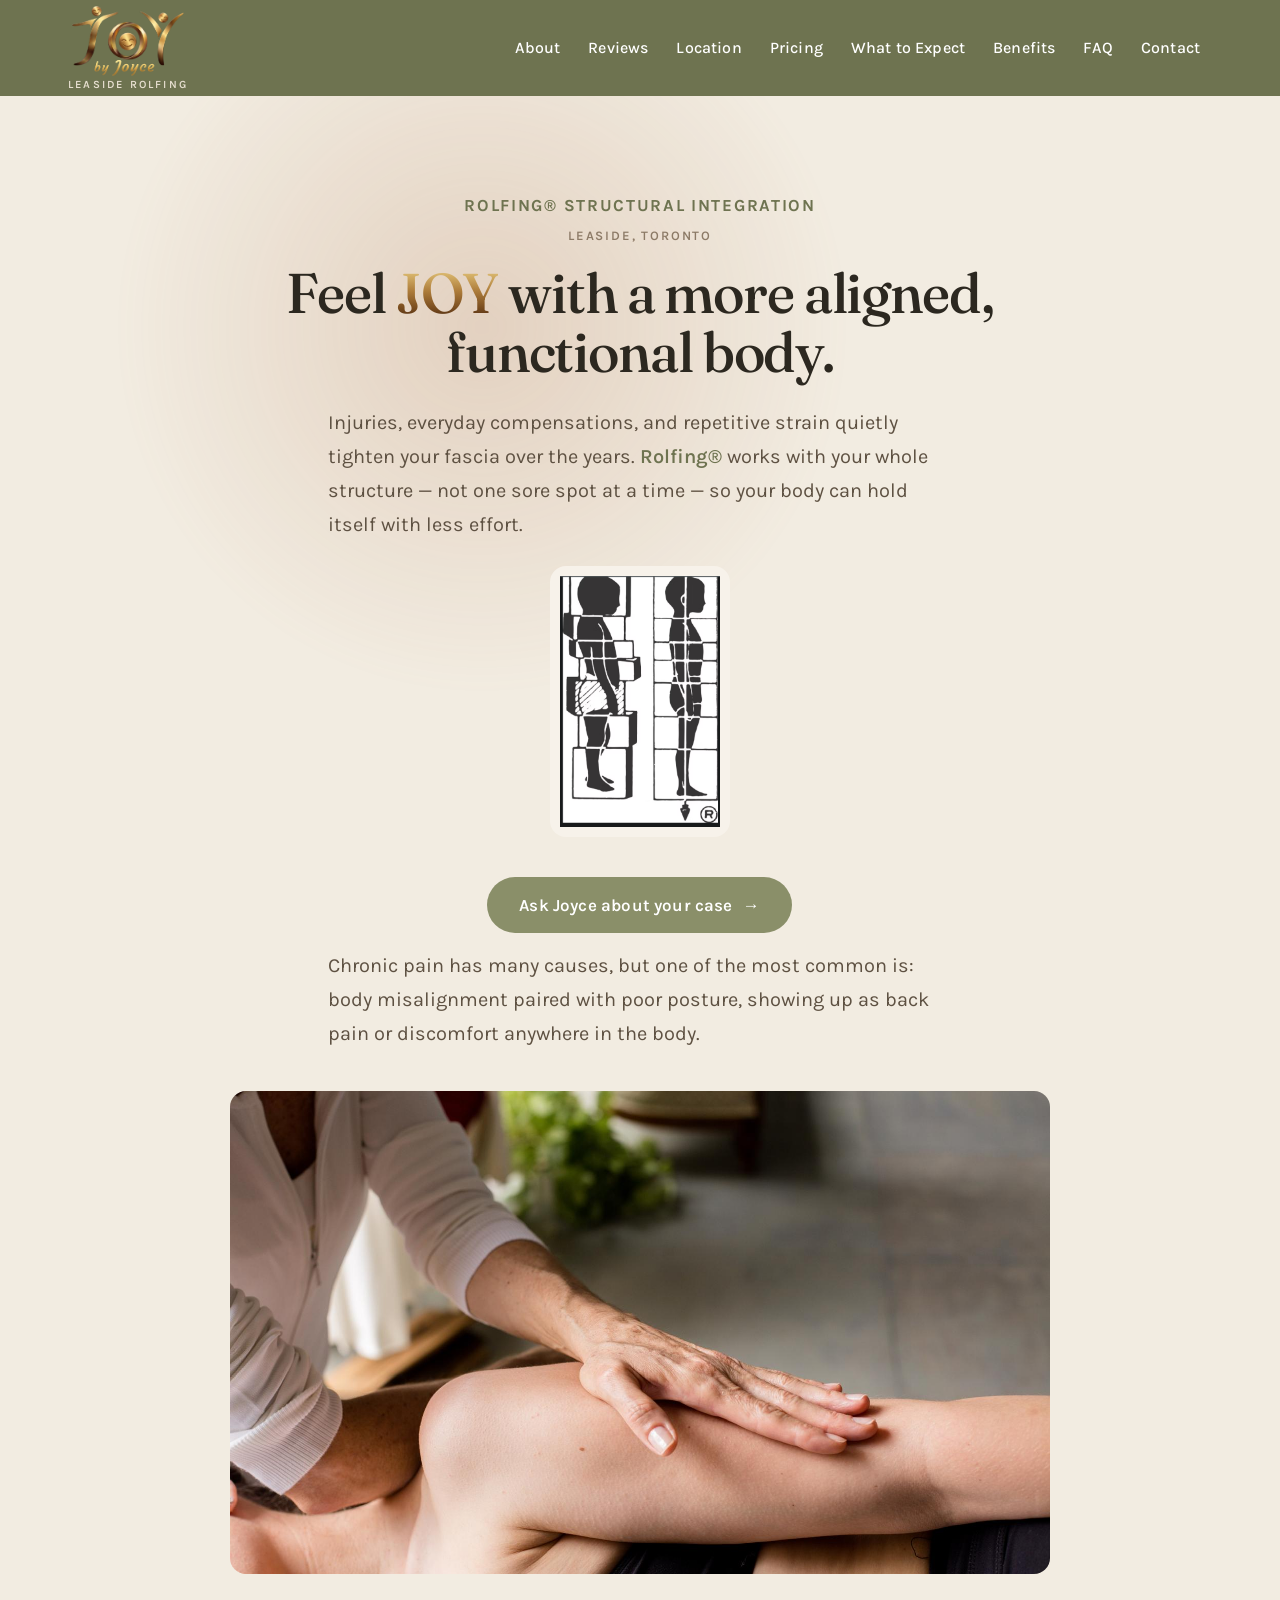
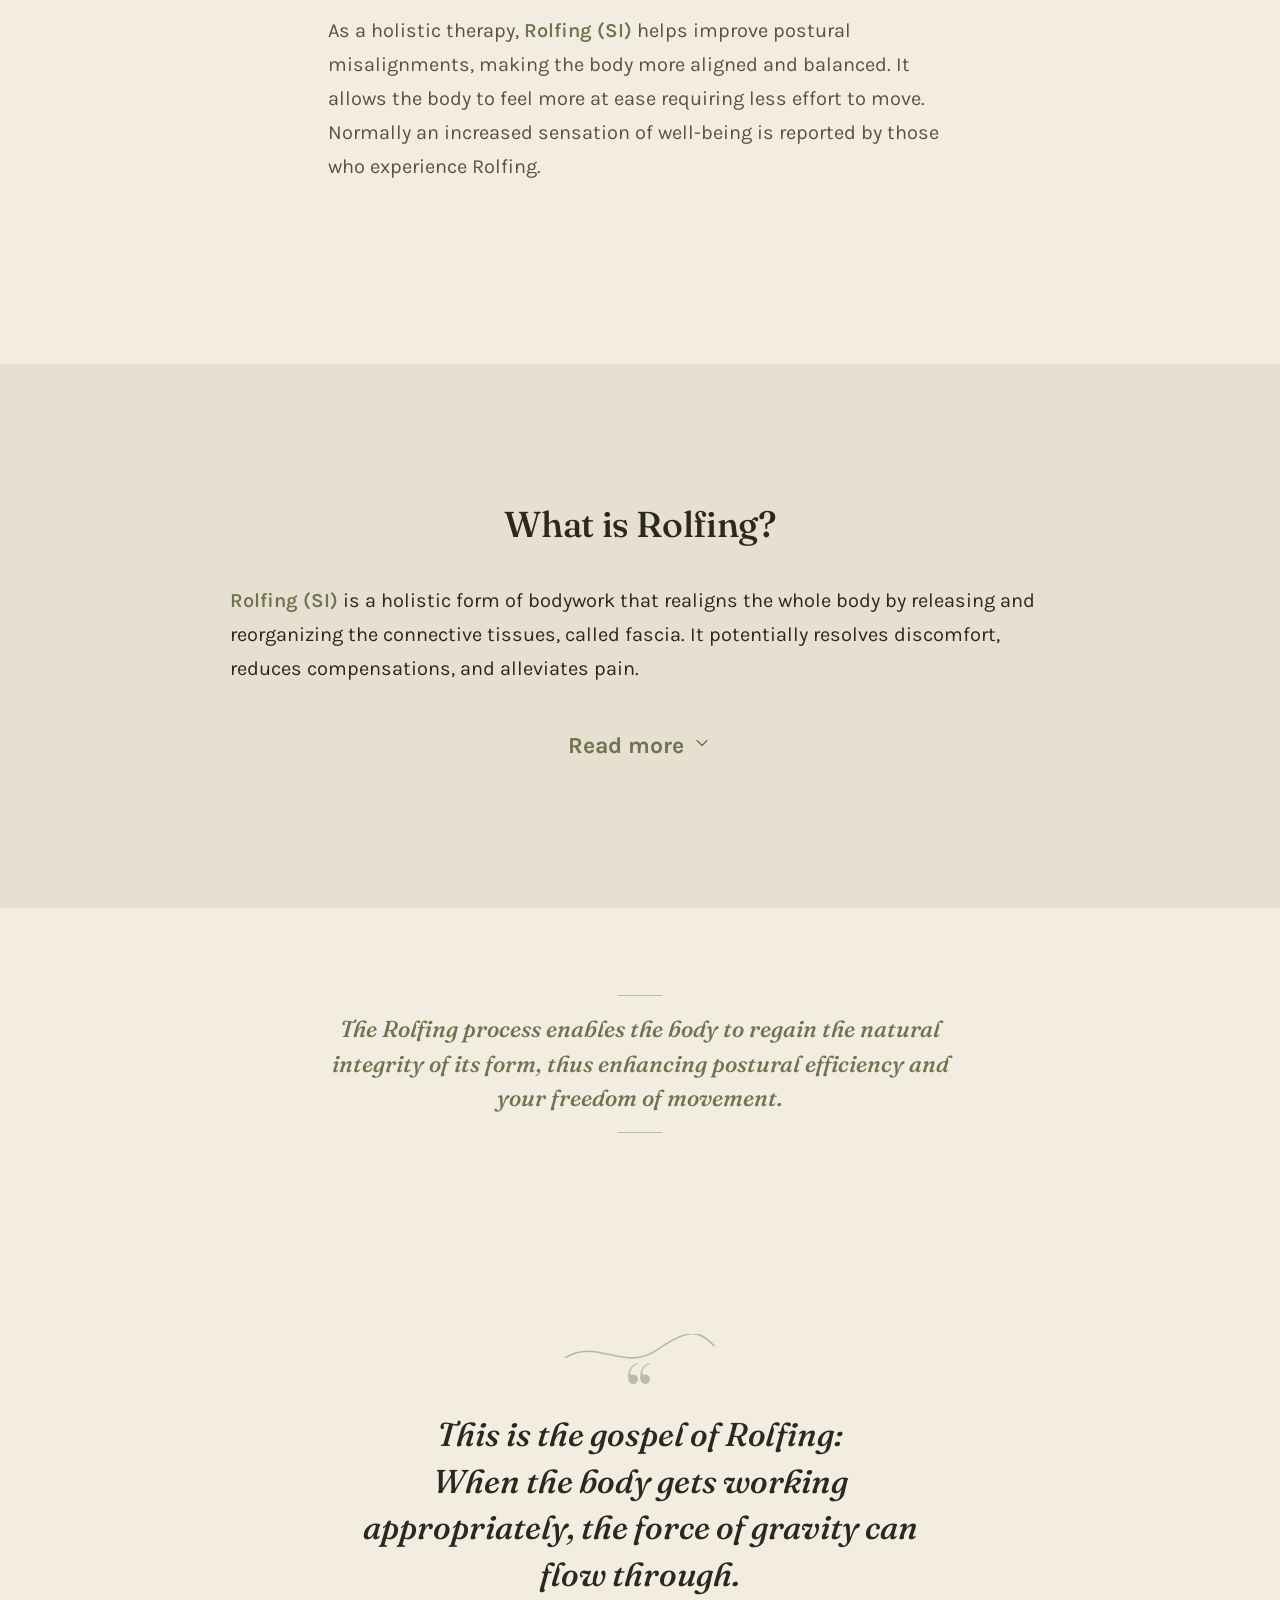
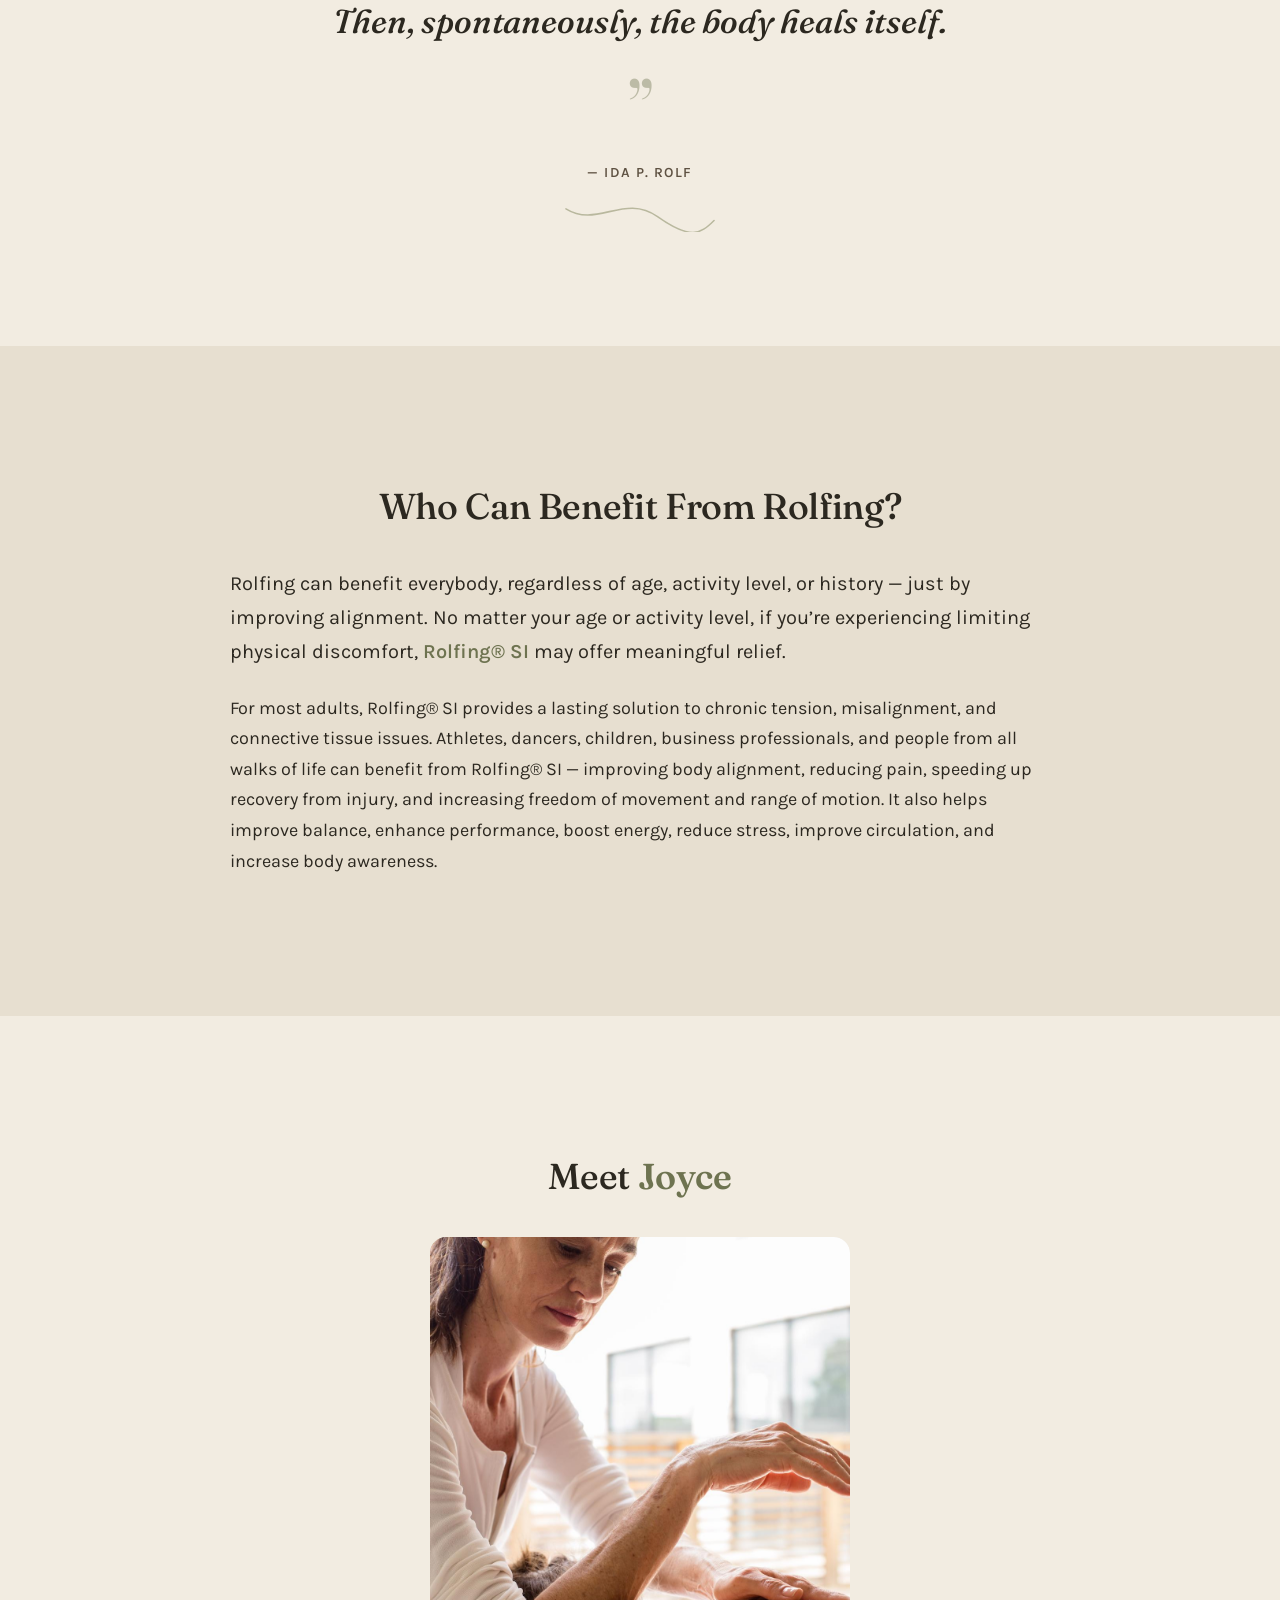
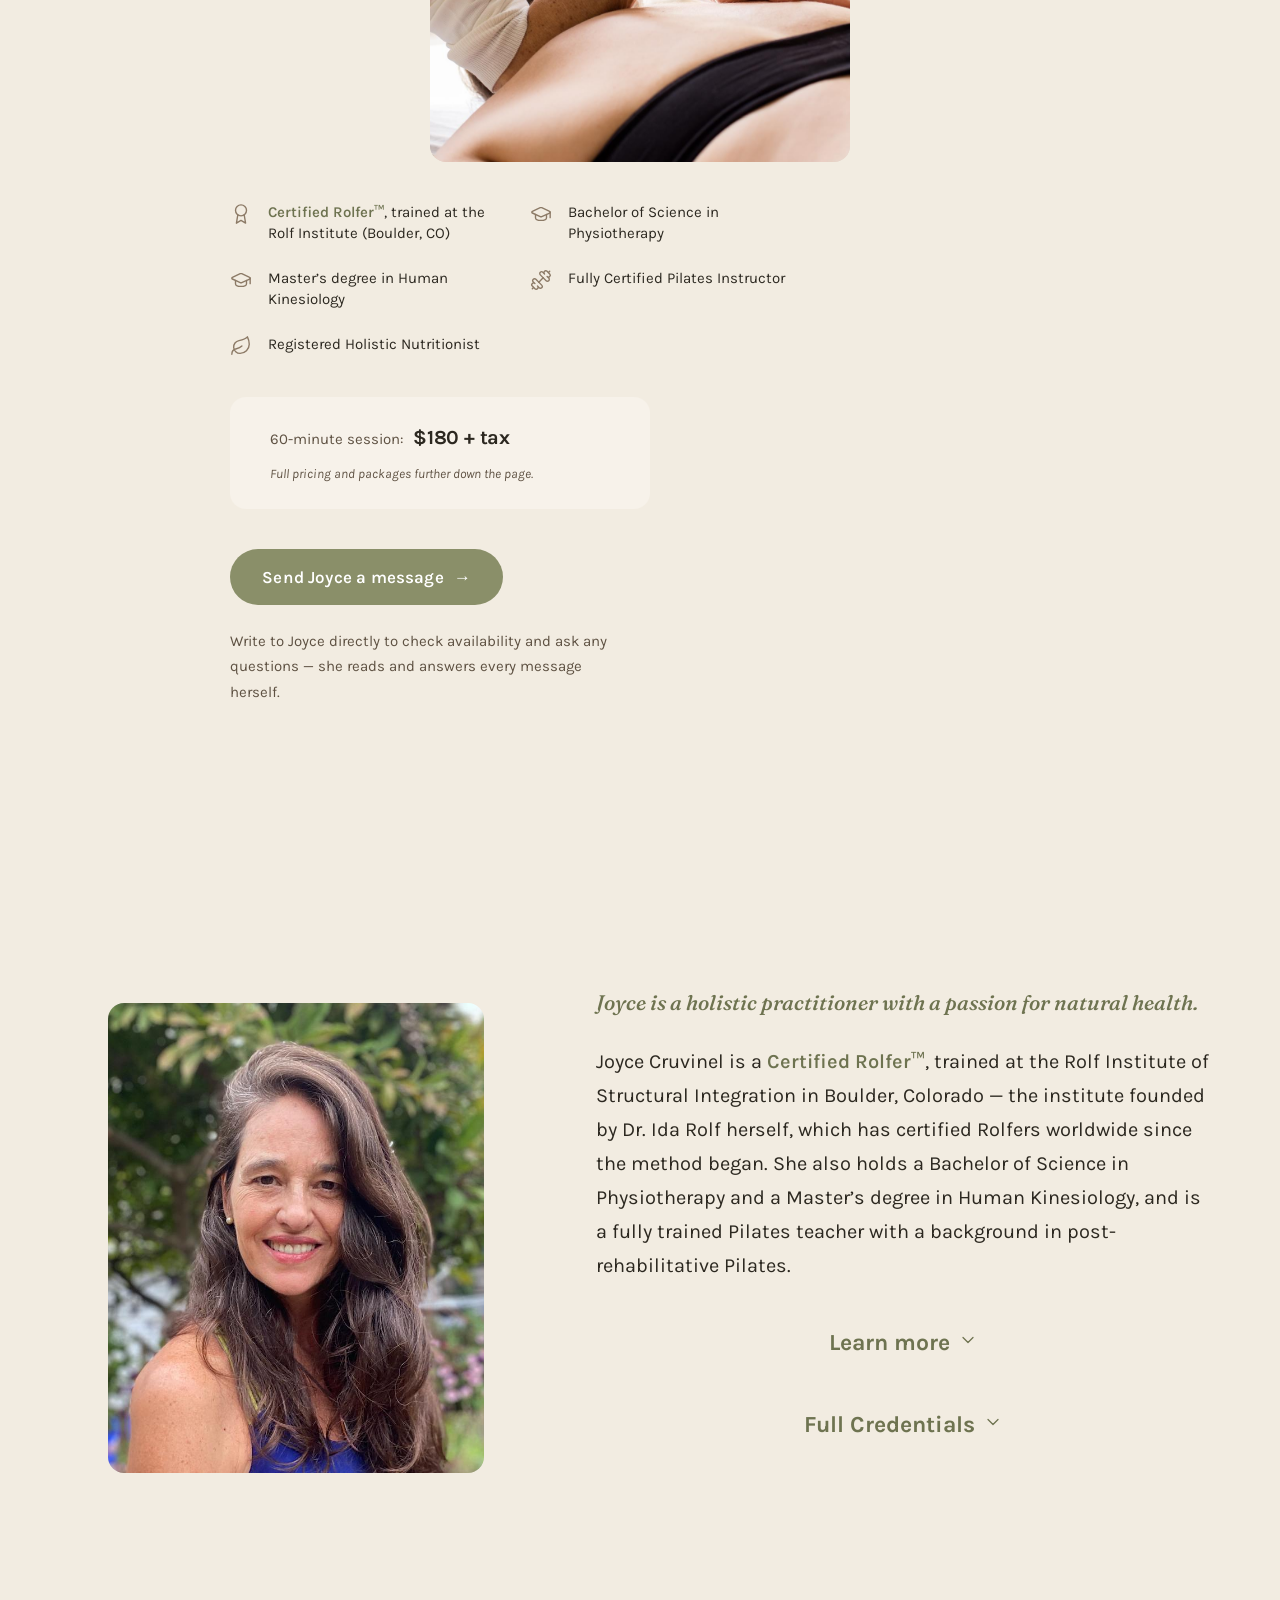
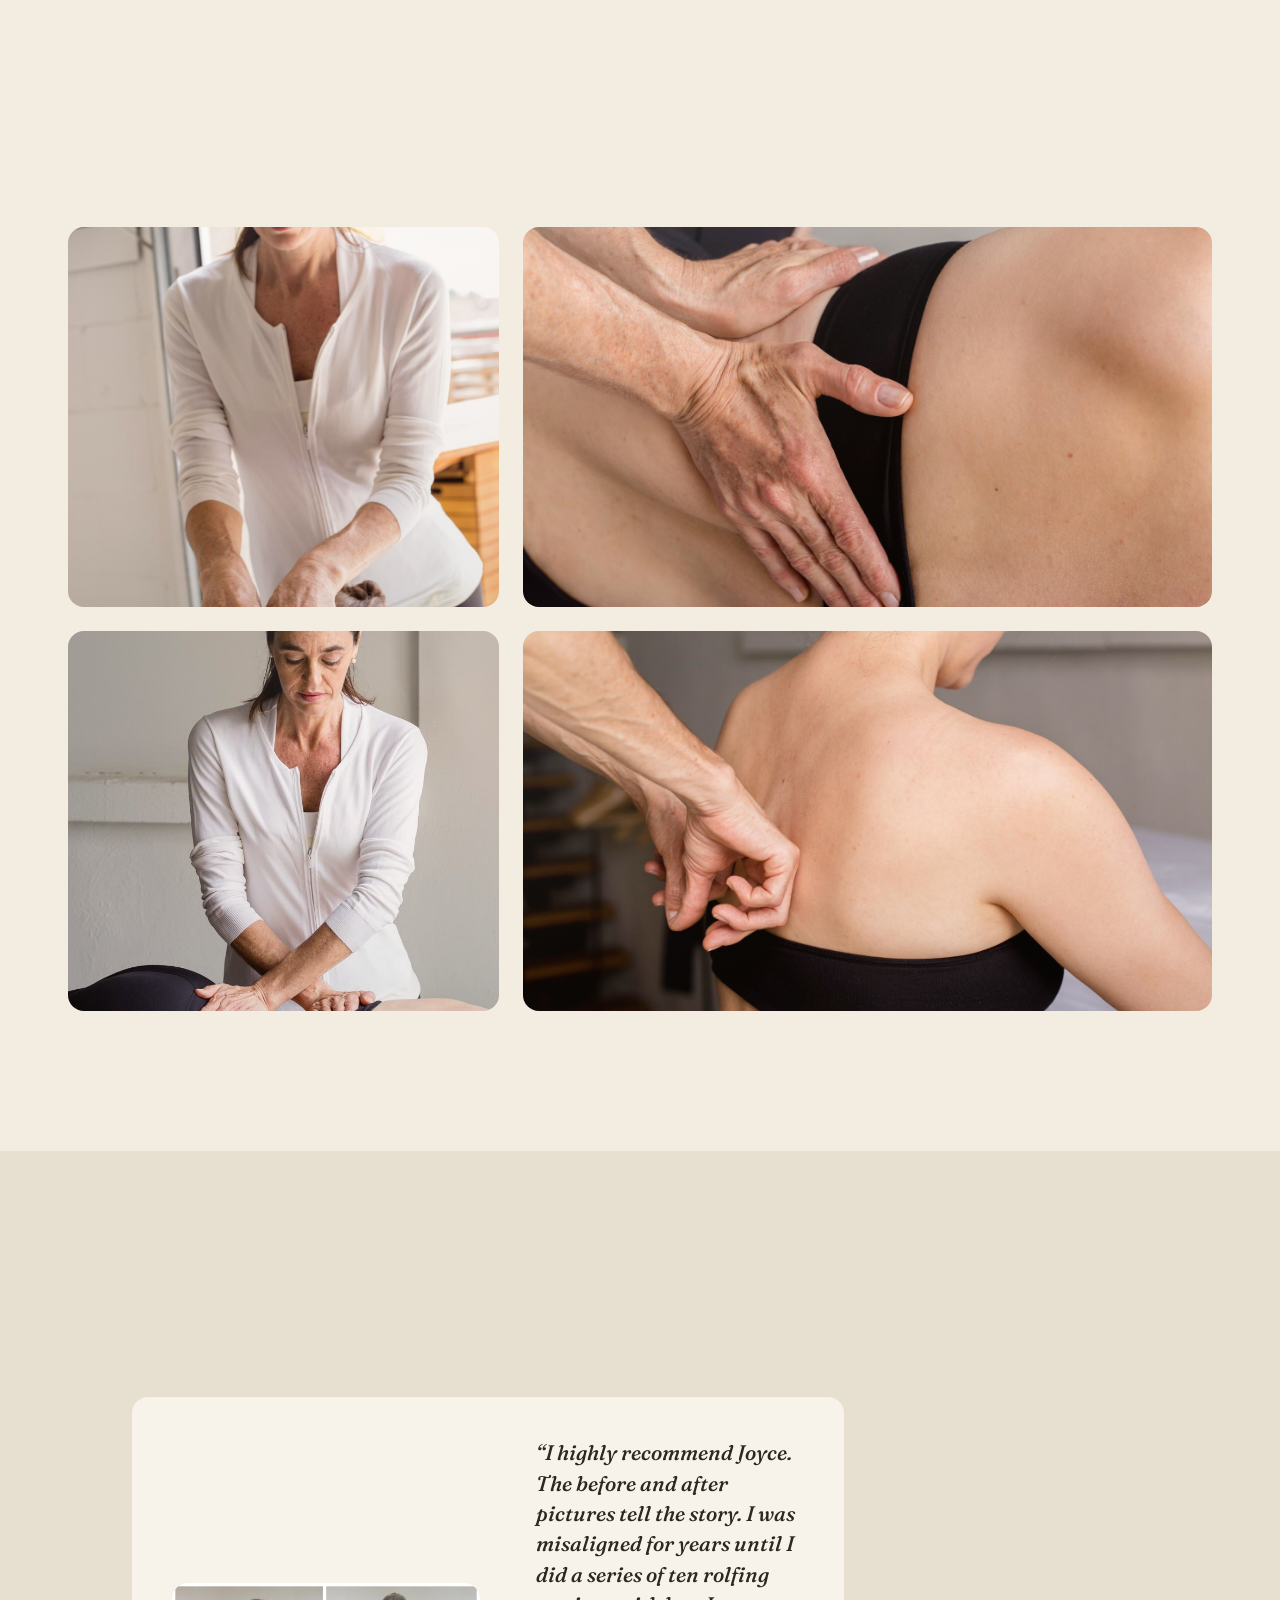
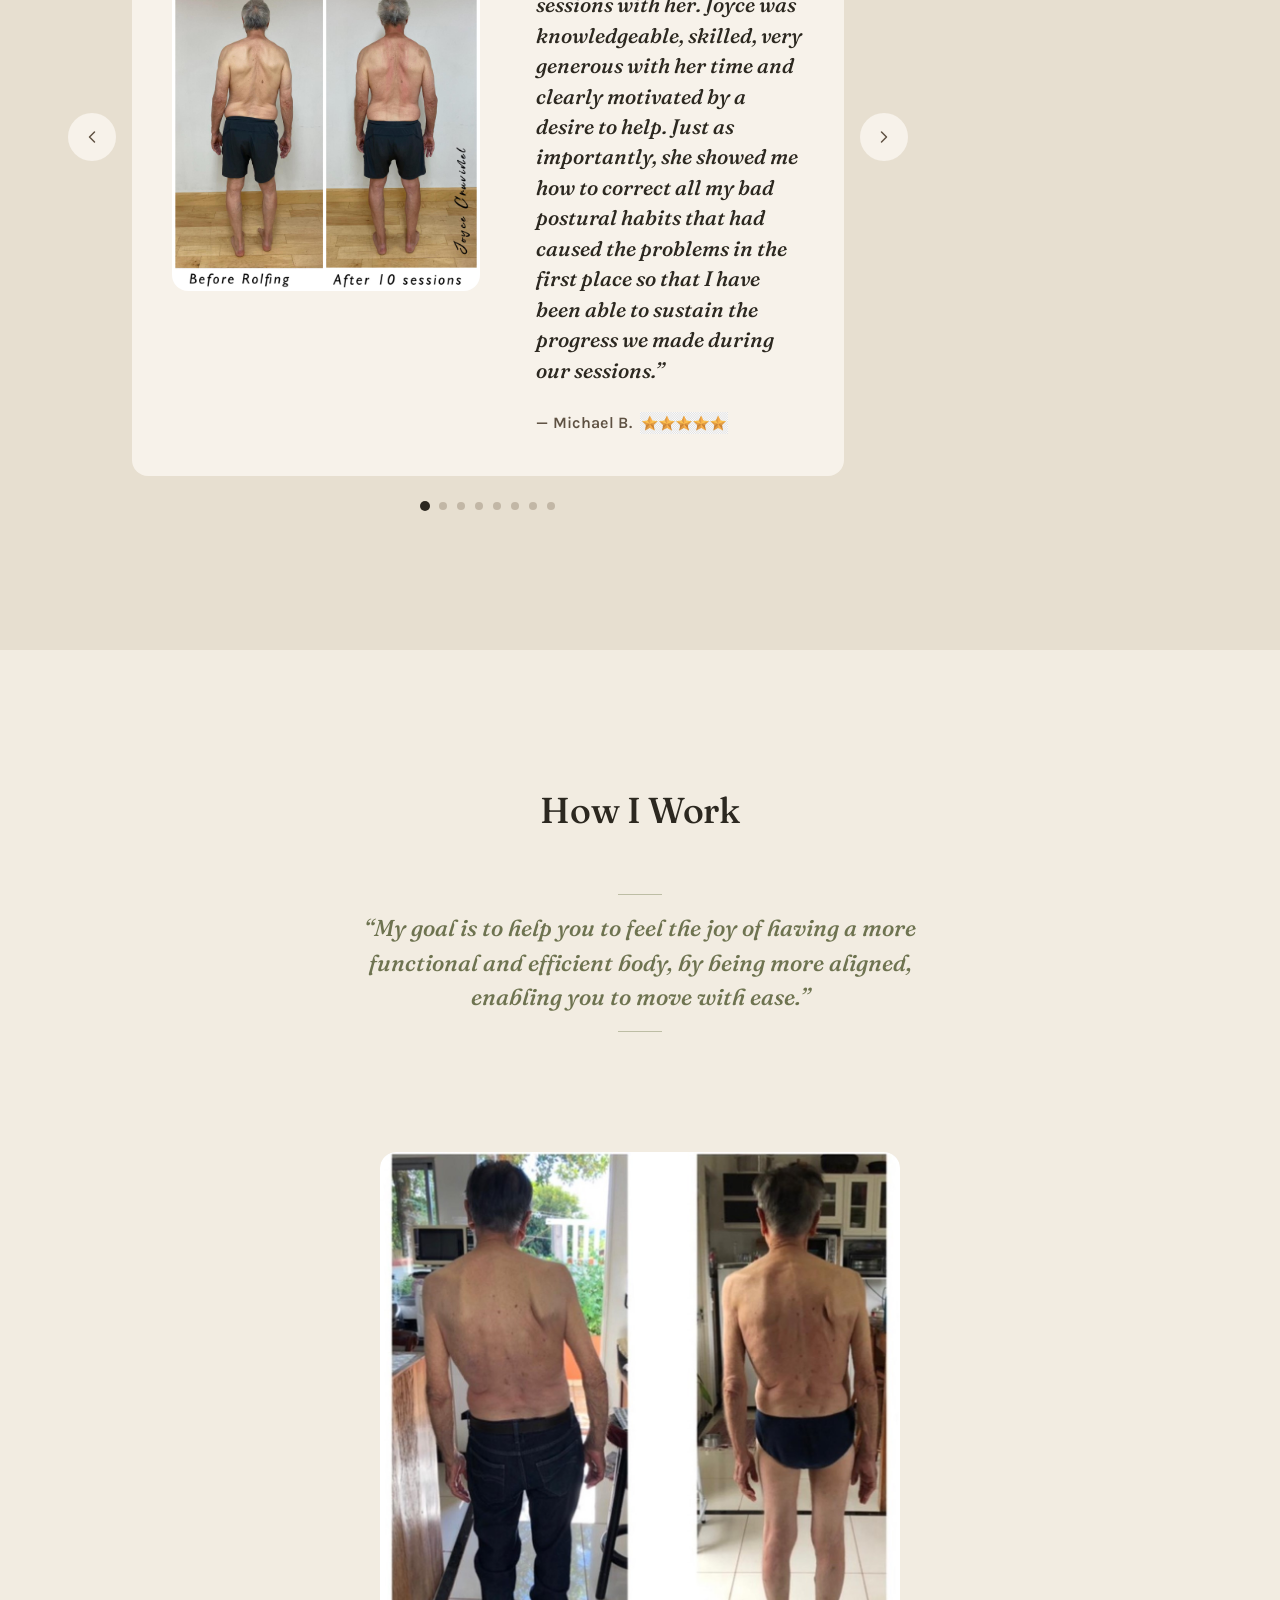
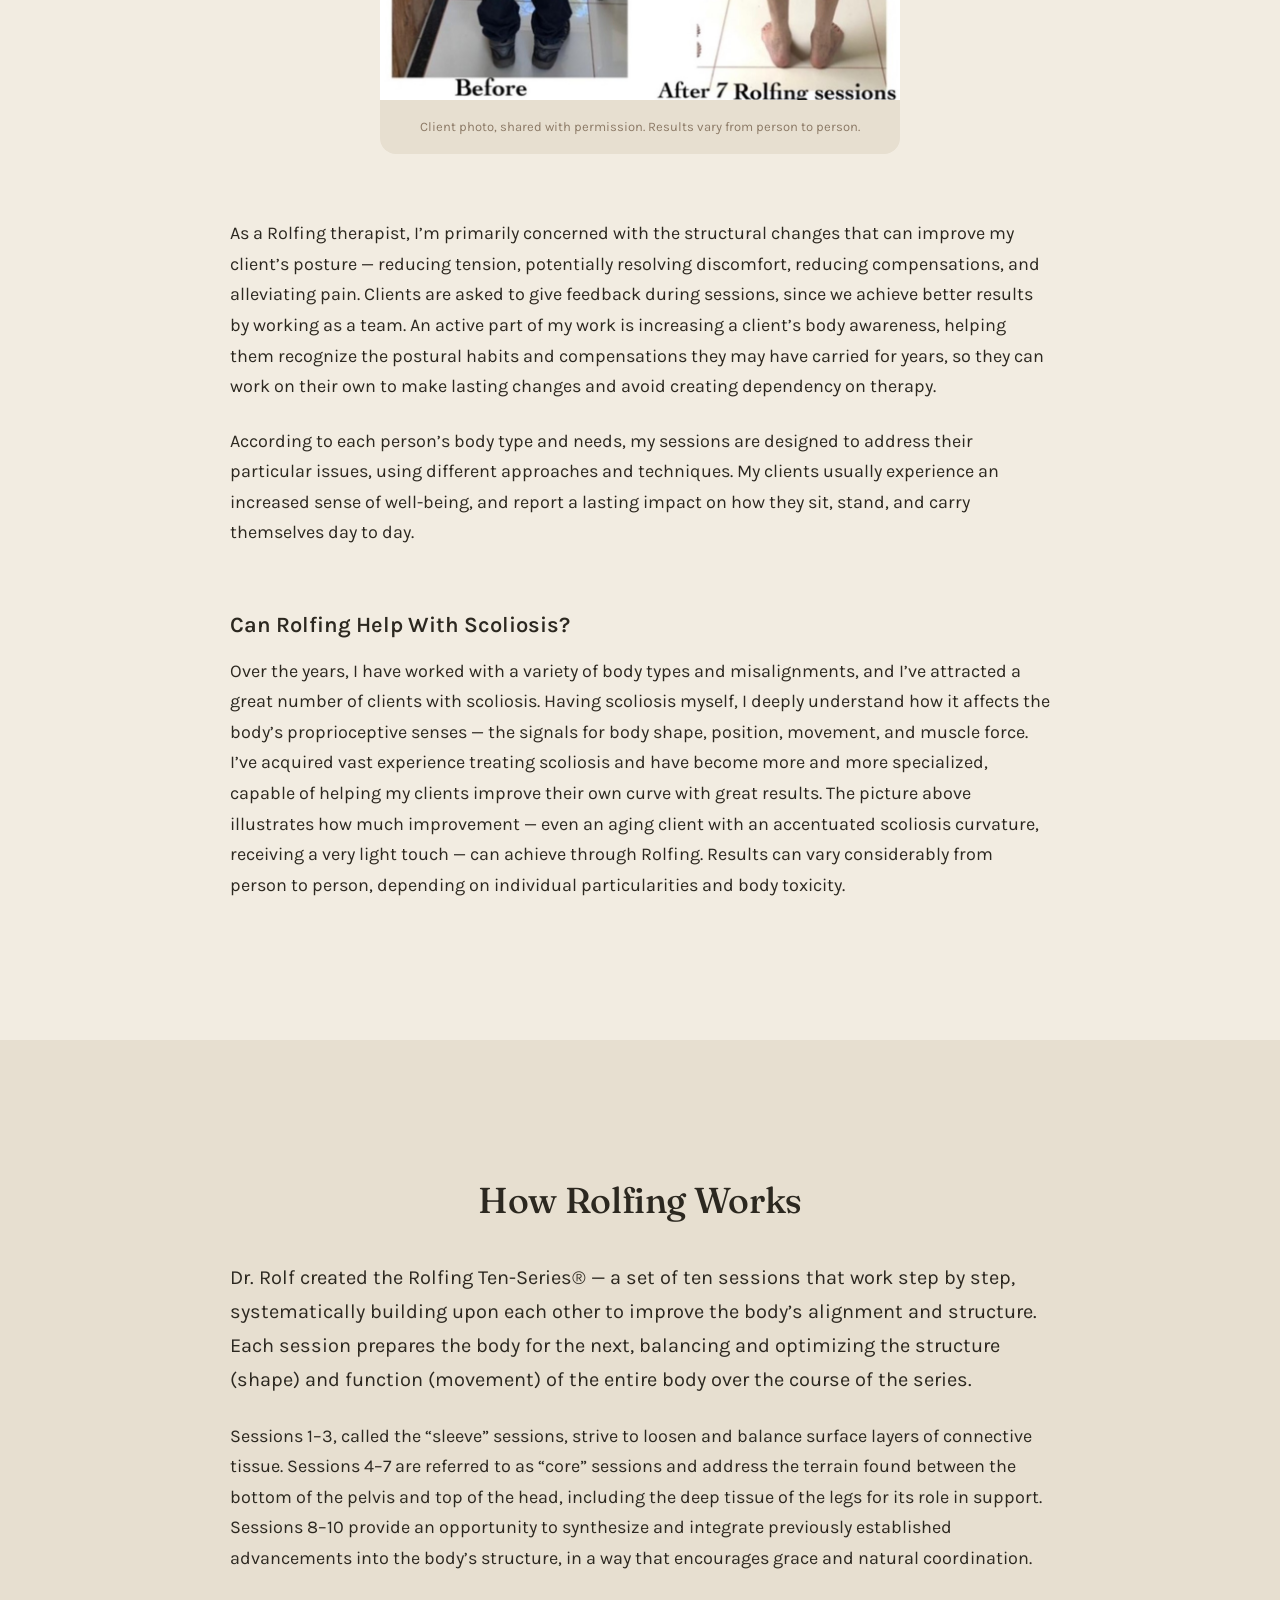
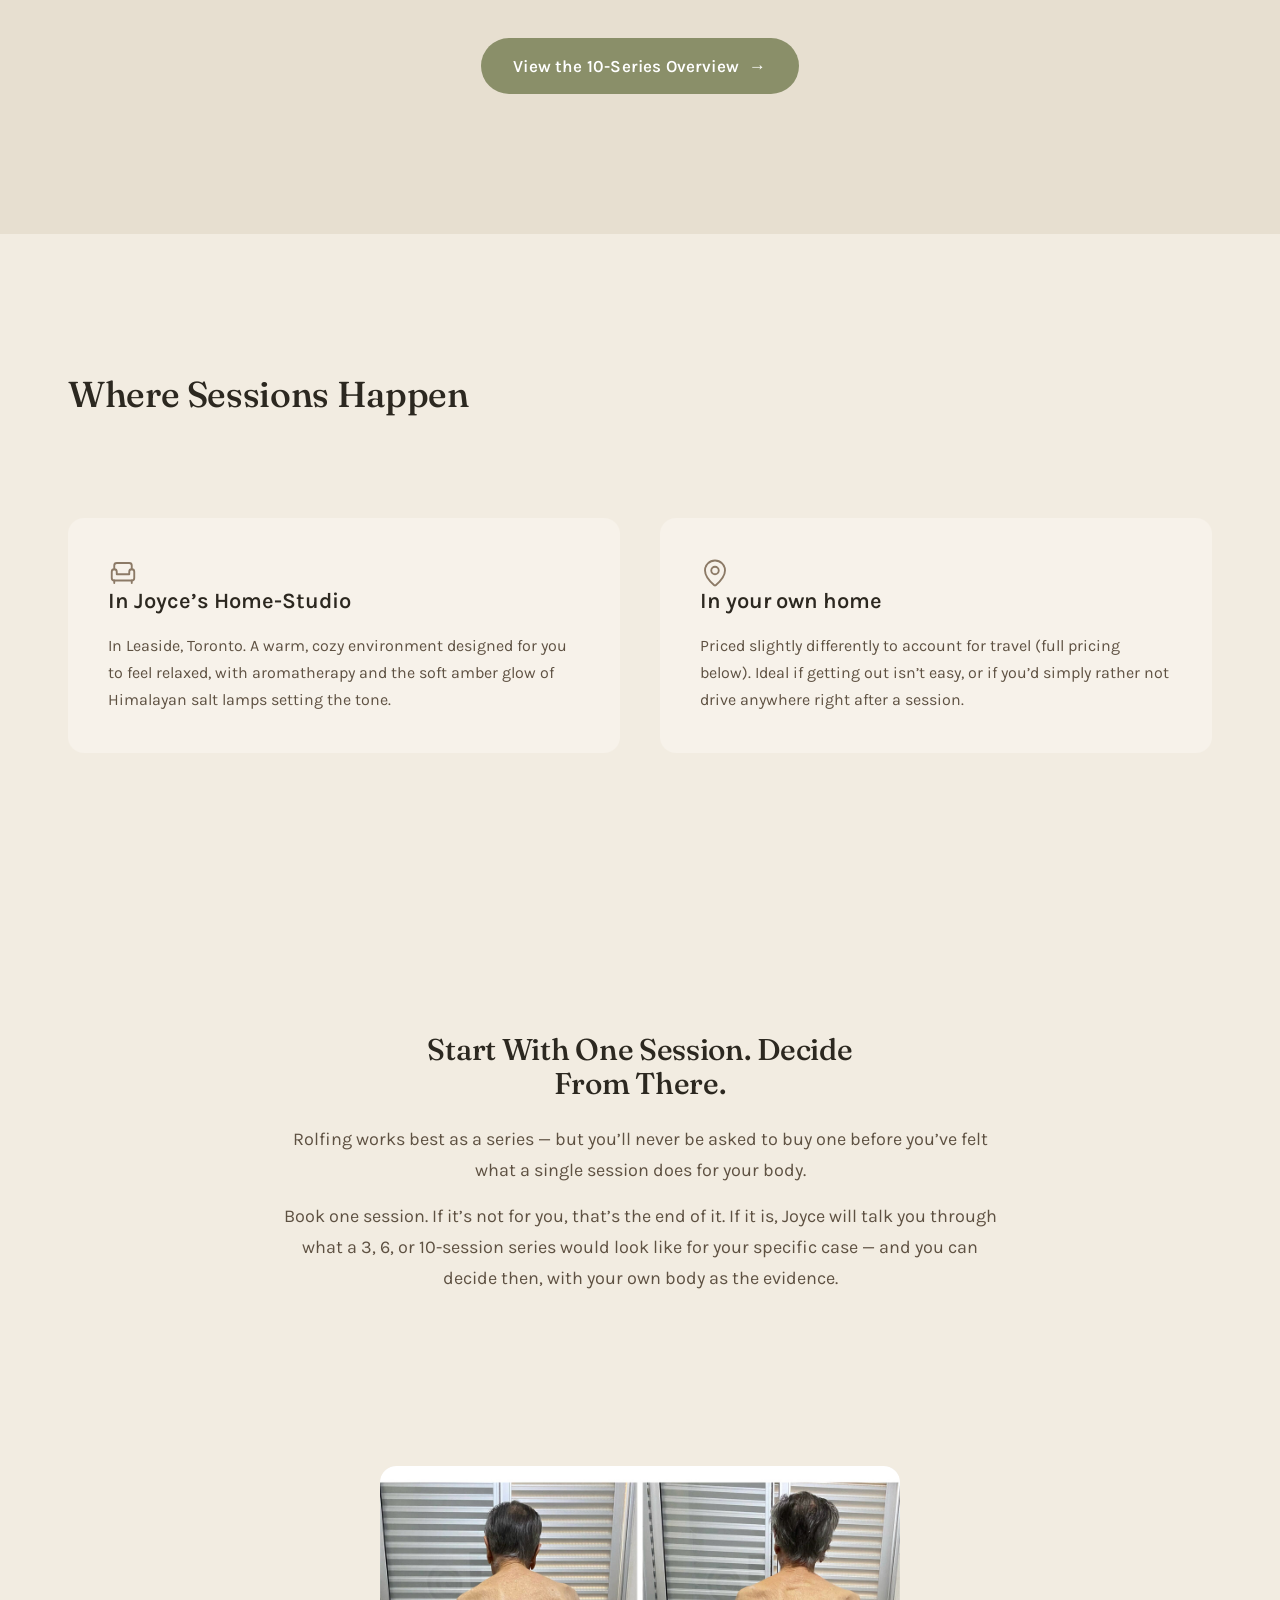
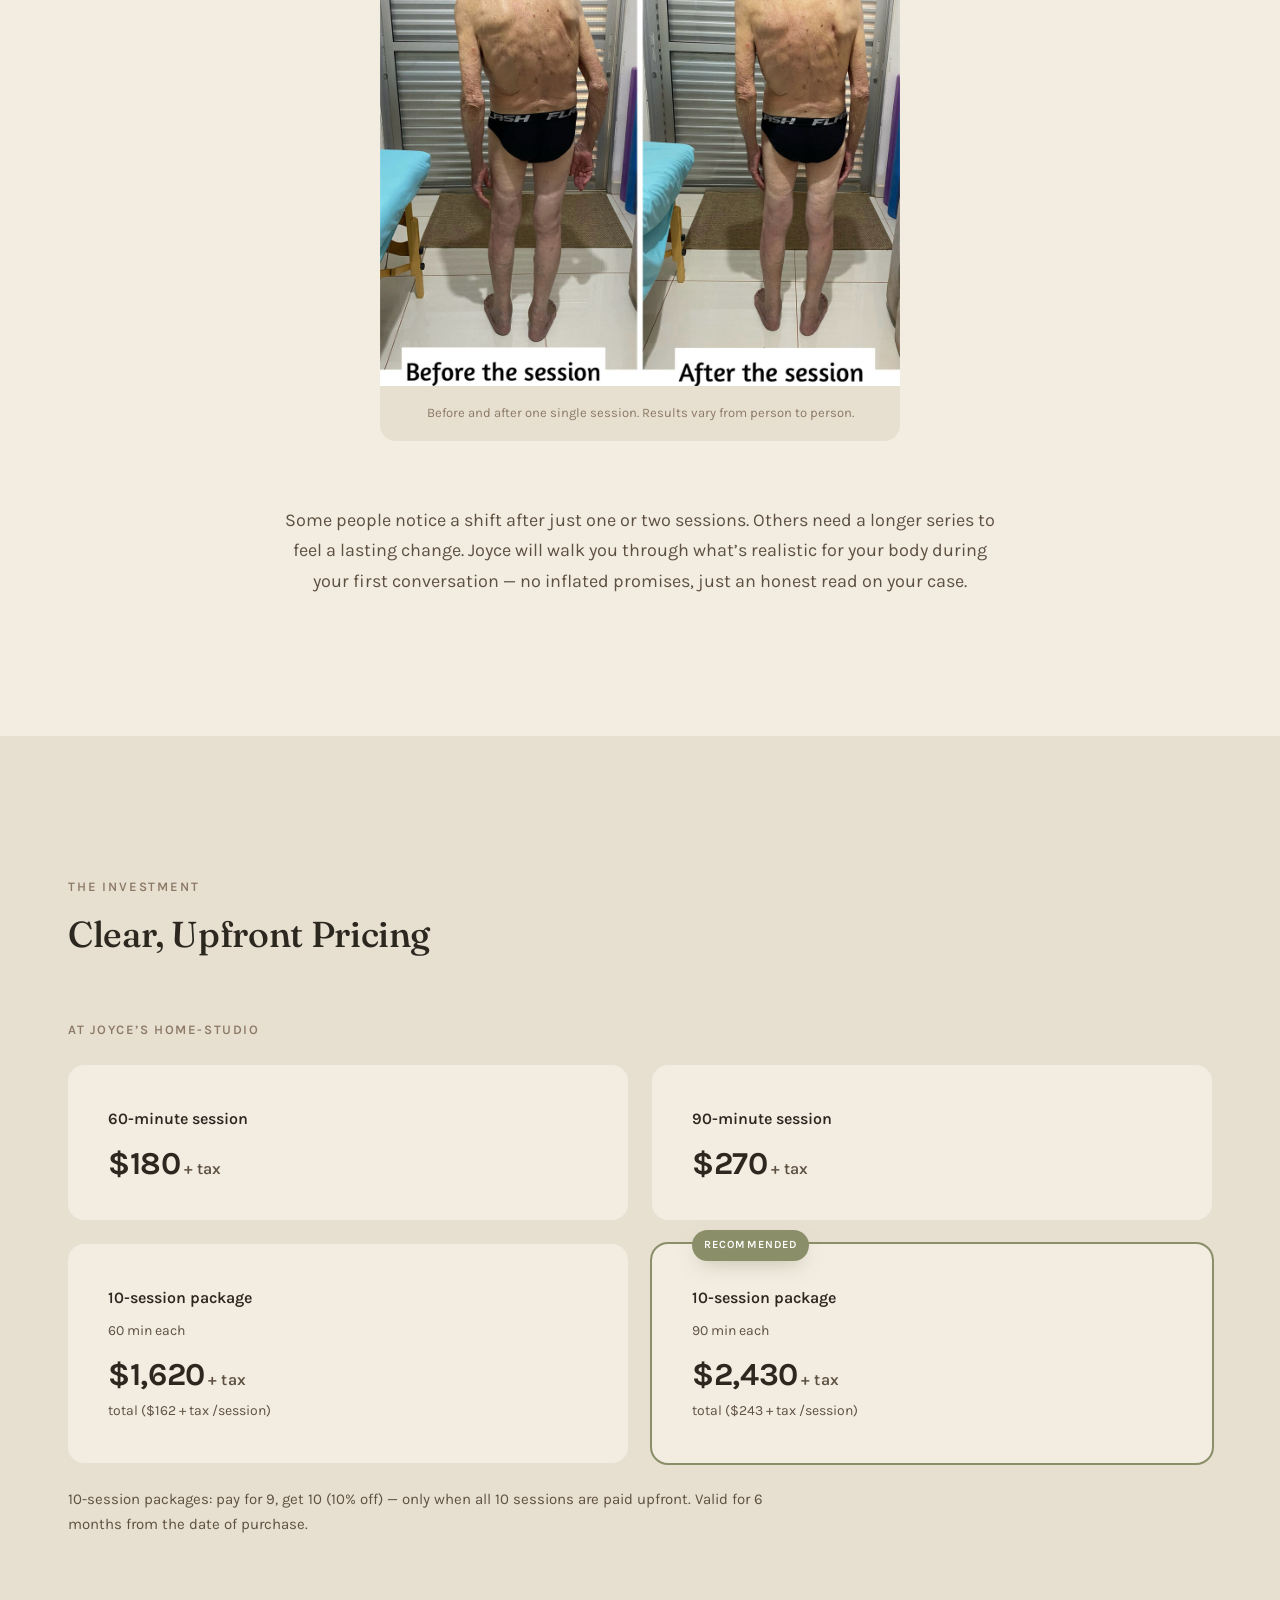
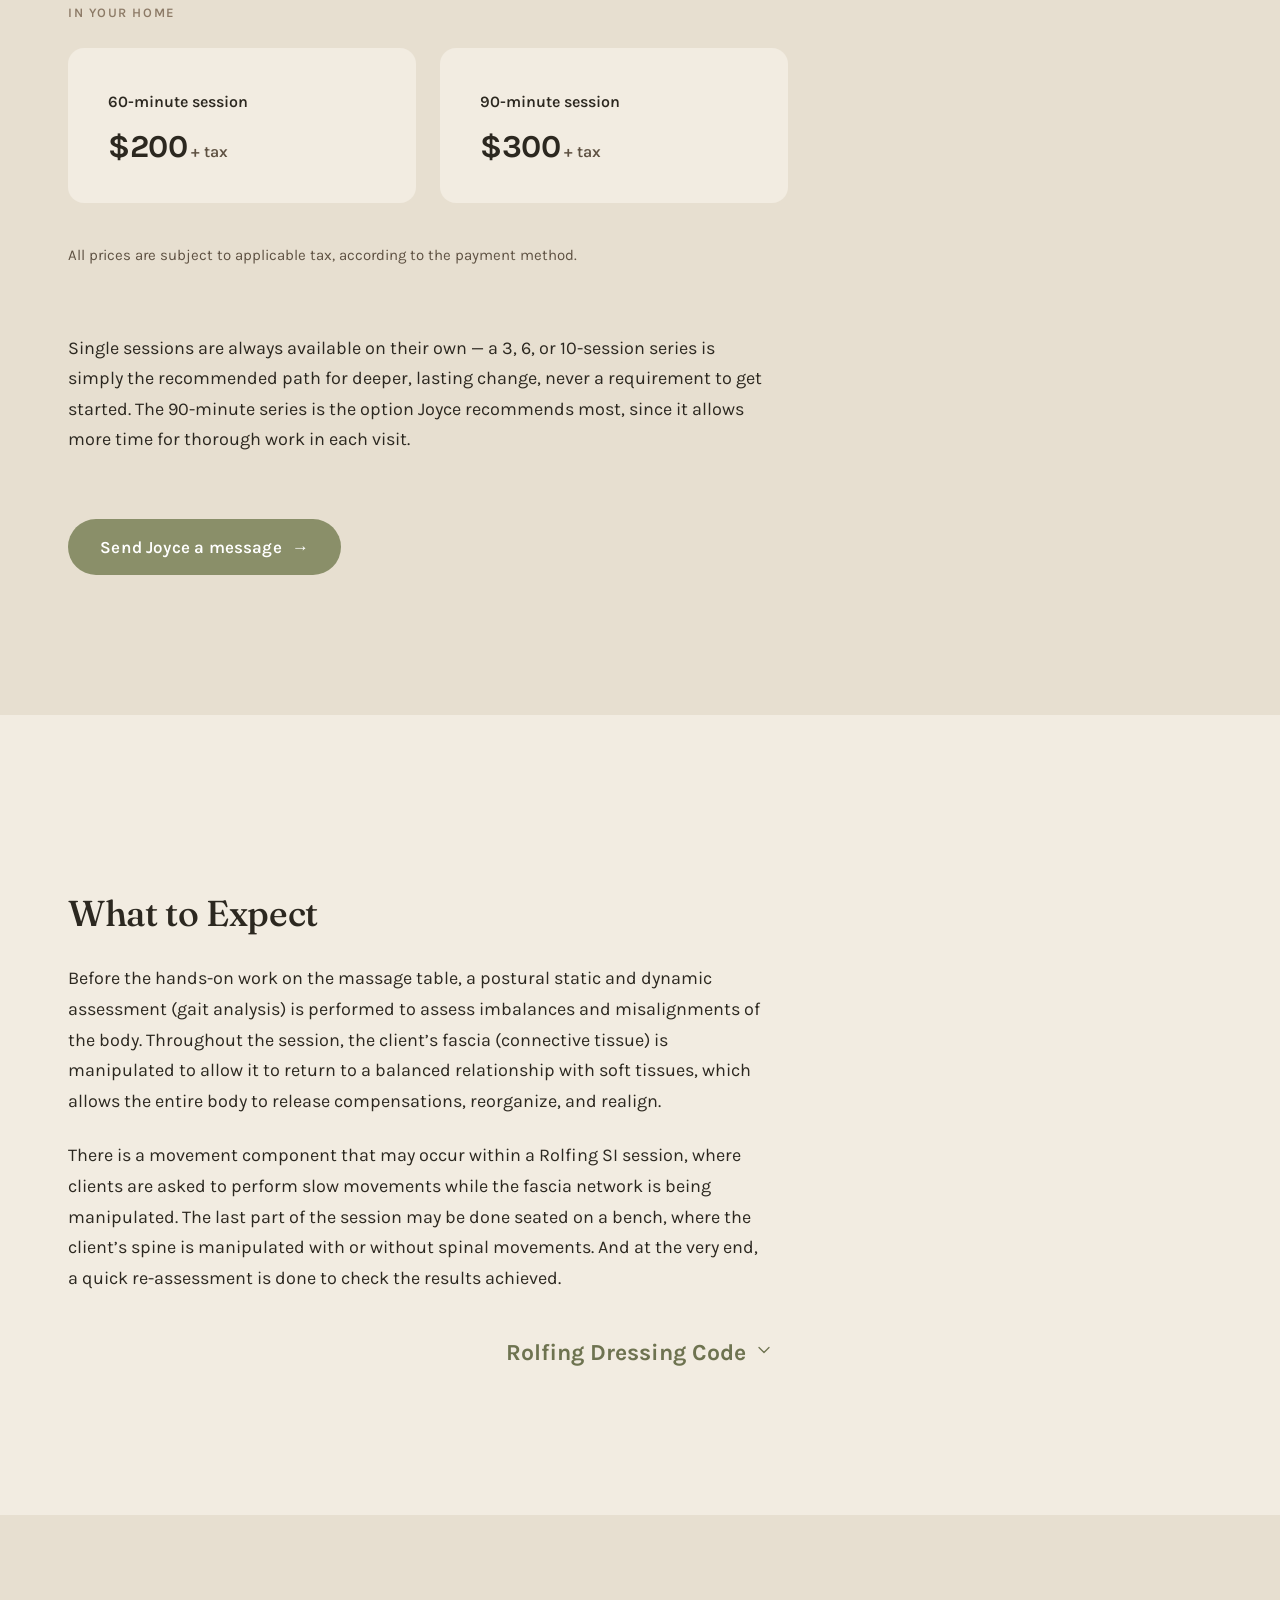
<file: index.html>
<!DOCTYPE html>
<html lang="en">
<head>
  <meta charset="UTF-8" />
  <meta name="viewport" content="width=device-width, initial-scale=1.0" />
  <title>Leaside Rolfing | Rolfing in Leaside, Toronto — Joyce Cruvinel, Certified Rolfer™</title>
  <meta name="description" content="Tried physio, massage, or chiropractic and the tension always comes back? Joyce Cruvinel, a Certified Rolfer™ in Leaside, Toronto, with a background in physiotherapy and human kinesiology, offers a whole-body approach to chronic pain, posture, and tightness." />
  <link rel="canonical" href="https://joybyjoyce.com/" />

  <meta property="og:type" content="website" />
  <meta property="og:url" content="https://joybyjoyce.com/" />
  <meta property="og:title" content="Leaside Rolfing — Joyce Cruvinel, Certified Rolfer™ in Toronto" />
  <meta property="og:description" content="A whole-body approach to chronic pain, tight shoulders, and poor posture — from a Certified Rolfer™ in Leaside, Toronto." />
  <!-- URL absoluta: o WhatsApp/Facebook busca a imagem no ar, sem saber de que
       pagina veio, entao caminho relativo nao resolve. -->
  <meta property="og:image" content="https://joybyjoyce.com/assets/img/og-cover.jpg" />
  <meta property="og:image:width" content="1200" />
  <meta property="og:image:height" content="630" />
  <meta property="og:image:alt" content="Joyce Cruvinel, Certified Rolfer in Toronto, beside the Joy by Joyce logo." />
  <meta name="theme-color" content="#6E7350" />
  <link rel="icon" href="assets/img/favicon.ico" sizes="any" />
  <link rel="icon" type="image/png" sizes="32x32" href="assets/img/favicon/favicon-32x32.png" />
  <link rel="icon" type="image/png" sizes="16x16" href="assets/img/favicon/favicon-16x16.png" />
  <link rel="apple-touch-icon" sizes="180x180" href="assets/img/favicon/apple-touch-icon.png" />

  <link rel="preconnect" href="https://fonts.googleapis.com" />
  <link rel="preconnect" href="https://fonts.gstatic.com" crossorigin />
  <link href="https://fonts.googleapis.com/css2?family=Fraunces:ital,opsz,wght@0,9..144,400;0,9..144,500;0,9..144,600;1,9..144,400;1,9..144,500&family=Karla:ital,wght@0,400;0,500;0,600;1,400;1,500&display=swap" rel="stylesheet" />
  <link rel="stylesheet" href="css/styles.css?v=20261030" />
</head>
<body>
  <a class="skip-link" href="#hero">Skip to content</a>

  <!-- ===================================================================
       SITE HEADER — sticky, light sand, glass effect on scroll + section menu
       =================================================================== -->
  <header class="site-header" id="siteHeader">
    <div class="container header-inner">
      <!-- No mobile cada slot ocupa metade da barra (ver .header-slot no CSS);
           no desktop os slots viram display:contents e somem do layout. -->
      <div class="header-slot header-slot--brand">
        <a class="brand" href="#hero" aria-label="Joy by Joyce — Leaside Rolfing — back to top">
          <img class="brand-logo" src="assets/img/logo-joyce.png"
               alt="Joy by Joyce"
               width="557" height="350" />
          <span class="brand-sub" aria-hidden="true">Leaside Rolfing</span>
        </a>
      </div>

      <div class="header-slot header-slot--nav">
        <button class="nav-toggle" id="navToggle" type="button"
                aria-label="Open menu" aria-expanded="false" aria-controls="primaryNav">
          <span class="nav-toggle__bars" aria-hidden="true"><span></span><span></span><span></span></span>
        </button>
      </div>

      <nav class="site-nav" id="primaryNav" aria-label="Primary">
        <ul class="site-nav__list">
          <li><a class="site-nav__link" href="#about">About</a></li>
          <li><a class="site-nav__link" href="#testimonials">Reviews</a></li>
          <li><a class="site-nav__link" href="#location">Location</a></li>
          <li><a class="site-nav__link" href="#pricing">Pricing</a></li>
          <li><a class="site-nav__link" href="#session">What to Expect</a></li>
          <li><a class="site-nav__link" href="#benefits">Benefits</a></li>
          <li><a class="site-nav__link" href="#faq">FAQ</a></li>
          <li><a class="site-nav__link" href="#contact">Contact</a></li>
        </ul>
      </nav>
    </div>
  </header>
  <div class="nav-scrim" id="navScrim" hidden></div>

  <main>
  <!-- ===================================================================
       1. HERO
       =================================================================== -->
  <section class="hero" id="hero">
    <div class="hero__glow" aria-hidden="true"></div>
    <div class="container">
      <div class="hero__grid">
        <div class="hero__content">
          <p class="eyebrow"><span class="eyebrow__kw">Rolfing® Structural Integration</span><span class="eyebrow__sep"> · </span><span class="eyebrow__place">Leaside, Toronto</span></p>

          <h1 class="hero__title">Feel <span class="hero__title-gold">JOY</span> with a more aligned, functional body.</h1>

          <p class="hero__subtitle hero__subtitle--tight">Injuries, everyday compensations, and repetitive strain quietly tighten your fascia over the years. <span class="kw">Rolfing®</span> works with your whole structure &mdash; not one sore spot at a time &mdash; so your body can hold itself with less effort.</p>

          <!-- Diagrama postural — bloco centralizado logo abaixo do primeiro
               parágrafo, em todas as larguras (antes havia uma segunda cópia
               numa coluna à direita, só no desktop; a hero virou coluna única
               centrada e essa coluna deixou de existir). -->
          <figure class="hero__diagram-figure hero__title-diagram">
            <img src="assets/img/posture-alignment-diagram.png"
                 alt="Diagram comparing a body unevenly supported by mismatched, tilted blocks to one aligned along a single straight vertical line — illustrating the postural realignment Rolfing works toward."
                 width="493" height="780" />
          </figure>

          <div class="hero__cta-row">
            <a class="btn" href="#contact">
              Ask Joyce about your case
              <span class="btn__arrow" aria-hidden="true">→</span>
            </a>
          </div>

          <p class="hero__subtitle">Chronic pain has many causes, but one of the most common is: body misalignment paired with poor posture, showing up as back pain or discomfort anywhere in the body.</p>

          <!-- Foto que agora abre o bloco final da hero, acima do último parágrafo -->
          <div class="hero-photo reveal reveal--right">
            <figure class="hero-photo__frame">
              <img src="assets/img/session-hands-leg.jpg"
                   alt="Joyce&rsquo;s hands working a client&rsquo;s leg during a session."
                   width="1600" height="1066" />
            </figure>
          </div>

          <p class="hero__subtitle">As a holistic therapy, <span class="kw">Rolfing (SI)</span> helps improve postural misalignments, making the body more aligned and balanced. It allows the body to feel more at ease requiring less effort to move. Normally an increased sensation of well-being is reported by those who experience Rolfing.</p>
        </div>
      </div>
    </div>
  </section>

    <!-- ===================================================================
         2. WHAT IS ROLFING
         =================================================================== -->
    <section class="section section--mist" id="what-is-rolfing" aria-labelledby="rolfing-title">
      <div class="container">
        <div class="rolfing-explainer">
          <h2 class="section-title reveal" id="rolfing-title">What is Rolfing?</h2>

          <p class="lead reveal"><span class="kw">Rolfing (SI)</span> is a holistic form of bodywork that realigns the whole body
by releasing and reorganizing the connective tissues, called fascia. It potentially resolves discomfort, reduces compensations, and alleviates pain.</p>

          <details class="explainer-more reveal">
            <summary>Read more <span class="chev" aria-hidden="true"><svg viewBox="0 0 24 24" width="20" height="20" fill="none" stroke="currentColor" stroke-width="1.5" stroke-linecap="round" stroke-linejoin="round"><path d="m6 9 6 6 6-6"/></svg></span></summary>
            <div class="explainer-more__body">
              <p>A hands-on therapeutic method that addresses the whole body&rsquo;s fascial network. Fascia is the tissue that surrounds your whole body, from every muscle, to your heart and lungs, encasing joints and influencing the nervous system.</p>

              <p>Instead of focusing on symptoms, Rolfing focuses on the causes by organizing and improving the function of the whole body. It has a unique approach of working the relationships of the body, such as how the feet influence the hips or how the pelvis position affects the shoulders.</p>

              <p>The Rolfer therapist uses different strategies, like movement and mild pressure to release the fascial network and restore balance and structural alignment in the body.</p>
            </div>
          </details>
        </div>
      </div>
    </section>

    <!-- ===================================================================
         2.4 KEY QUOTE — light-touch, not the ornate Ida Rolf treatment below
         =================================================================== -->
    <section class="section section--canvas key-quote-section" aria-label="What Rolfing does for the body">
      <div class="container">
        <p class="key-quote reveal">The Rolfing process enables the body to regain the natural integrity of its form, thus enhancing postural efficiency and your freedom of movement.</p>
      </div>
    </section>

    <!-- ===================================================================
         2.5 IDA ROLF QUOTE
         =================================================================== -->
    <section class="section section--canvas rolf-quote-section" aria-label="A word from Dr. Ida P. Rolf, founder of the Rolfing method">
      <div class="container">
        <figure class="rolf-quote reveal">
          <svg class="rolf-quote__flourish rolf-quote__flourish--top" viewBox="0 0 160 32" aria-hidden="true">
            <path d="M4 24 C 36 4, 64 40, 98 16 S 142 -2, 156 12" />
          </svg>

          <span class="rolf-quote__mark rolf-quote__mark--open" aria-hidden="true">&ldquo;</span>

          <blockquote class="rolf-quote__text">
            <p>This is the gospel of Rolfing:<br />
            When the body gets working appropriately, the force of gravity can flow through.<br />
            Then, spontaneously, the body heals itself.</p>
          </blockquote>

          <span class="rolf-quote__mark rolf-quote__mark--close" aria-hidden="true">&rdquo;</span>

          <figcaption class="rolf-quote__cite">Ida P. Rolf</figcaption>

          <svg class="rolf-quote__flourish rolf-quote__flourish--bottom" viewBox="0 0 160 32" aria-hidden="true">
            <path d="M4 8 C 36 28, 64 -8, 98 16 S 142 34, 156 20" />
          </svg>
        </figure>
      </div>
    </section>

    <!-- ===================================================================
         2.55 WHO CAN BENEFIT FROM ROLFING
         =================================================================== -->
    <section class="section section--mist" id="who-benefits" aria-labelledby="who-benefits-title">
      <div class="container">
        <div class="rolfing-explainer">
          <h2 class="section-title reveal" id="who-benefits-title">Who Can Benefit From Rolfing?</h2>

          <p class="lead reveal">Rolfing can benefit everybody, regardless of age, activity level, or history &mdash; just by improving alignment. No matter your age or activity level, if you&rsquo;re experiencing limiting physical discomfort, <span class="kw">Rolfing® SI</span> may offer meaningful relief.</p>

          <p class="reveal">For most adults, Rolfing® SI provides a lasting solution to chronic tension, misalignment, and connective tissue issues. Athletes, dancers, children, business professionals, and people from all walks of life can benefit from Rolfing® SI &mdash; improving body alignment, reducing pain, speeding up recovery from injury, and increasing freedom of movement and range of motion. It also helps improve balance, enhance performance, boost energy, reduce stress, improve circulation, and increase body awareness.</p>
        </div>
      </div>
    </section>

    <!-- ===================================================================
         2.6 MEET JOYCE — teaser: foto, credenciais rápidas, oferta e CTA
         (conteúdo que antes vivia na hero; ver 1.5/1.6 acima)
         =================================================================== -->
    <section class="section section--canvas" id="about" aria-label="Meet Joyce — quick facts, pricing and contact">
      <div class="container">
        <div class="meet-teaser reveal">
          <h2 class="section-title meet-teaser__label">Meet <span class="kw">Joyce</span></h2>

          <figure class="hero__figure hero__intro-photo reveal reveal--right">
            <img src="assets/img/hero-joyce-certa.jpeg"
                 alt="Joyce Cruvinel, Certified Rolfer, working with a client during a Rolfing session in Toronto."
                 width="800" height="1000" loading="lazy" />
          </figure>

          <ul class="quick-facts" aria-label="Quick facts">
            <li class="quick-fact">
              <span class="quick-fact__icon" aria-hidden="true">
                <svg viewBox="0 0 24 24" fill="none" stroke="currentColor" stroke-width="1.5" stroke-linecap="round" stroke-linejoin="round"><circle cx="12" cy="8" r="6"/><path d="M15.477 12.89 17 22l-5-3-5 3 1.523-9.11"/></svg>
              </span>
              <span class="quick-fact__text"><span class="kw">Certified Rolfer™</span>, trained at the Rolf Institute (Boulder, CO)</span>
            </li>
            <li class="quick-fact">
              <span class="quick-fact__icon" aria-hidden="true">
                <svg viewBox="0 0 24 24" fill="none" stroke="currentColor" stroke-width="1.5" stroke-linecap="round" stroke-linejoin="round"><path d="M21.42 10.922a1 1 0 0 0-.019-1.838L12.83 5.18a2 2 0 0 0-1.66 0L2.6 9.08a1 1 0 0 0 0 1.832l8.57 3.908a2 2 0 0 0 1.66 0z"/><path d="M22 10v6"/><path d="M6 12.5V16a6 3 0 0 0 12 0v-3.5"/></svg>
              </span>
              <span class="quick-fact__text">Bachelor of Science in Physiotherapy</span>
            </li>
            <li class="quick-fact">
              <span class="quick-fact__icon" aria-hidden="true">
                <svg viewBox="0 0 24 24" fill="none" stroke="currentColor" stroke-width="1.5" stroke-linecap="round" stroke-linejoin="round"><path d="M21.42 10.922a1 1 0 0 0-.019-1.838L12.83 5.18a2 2 0 0 0-1.66 0L2.6 9.08a1 1 0 0 0 0 1.832l8.57 3.908a2 2 0 0 0 1.66 0z"/><path d="M22 10v6"/><path d="M6 12.5V16a6 3 0 0 0 12 0v-3.5"/></svg>
              </span>
              <span class="quick-fact__text">Master&rsquo;s degree in Human Kinesiology</span>
            </li>
            <li class="quick-fact">
              <span class="quick-fact__icon" aria-hidden="true">
                <svg viewBox="0 0 24 24" fill="none" stroke="currentColor" stroke-width="1.5" stroke-linecap="round" stroke-linejoin="round"><path d="M17.596 12.768a2 2 0 1 0 2.829-2.829l-1.768-1.767a2 2 0 0 0 2.828-2.829l-2.828-2.828a2 2 0 0 0-2.829 2.828l-1.767-1.768a2 2 0 1 0-2.829 2.829z"/><path d="m2.5 21.5 1.4-1.4"/><path d="m20.1 3.9 1.4-1.4"/><path d="M5.343 21.485a2 2 0 1 0 2.829-2.828l1.767 1.768a2 2 0 1 0 2.829-2.829l-6.364-6.364a2 2 0 1 0-2.829 2.829l1.768 1.767a2 2 0 0 0-2.828 2.829z"/><path d="m9.6 14.4 4.8-4.8"/></svg>
              </span>
              <span class="quick-fact__text">Fully Certified Pilates Instructor</span>
            </li>
            <li class="quick-fact">
              <span class="quick-fact__icon" aria-hidden="true">
                <svg viewBox="0 0 24 24" fill="none" stroke="currentColor" stroke-width="1.5" stroke-linecap="round" stroke-linejoin="round"><path d="M11 20A7 7 0 0 1 9.8 6.1C15.5 5 17 4.48 19 2c1 2 2 4.18 2 8 0 5.5-4.78 10-10 10Z"/><path d="M2 21c0-3 1.85-5.36 5.08-6C9.5 14.52 12 13 13 12"/></svg>
              </span>
              <span class="quick-fact__text">Registered Holistic Nutritionist</span>
            </li>
          </ul>

          <div class="offer">
            <p class="offer__price">
              <span class="offer__session">60-minute session:</span>
              <span class="offer__now">$180 + tax</span>
            </p>
            <p class="offer__note">Full pricing and packages further down the page.</p>
          </div>

          <div class="hero__cta-row">
            <a class="btn" href="#contact">
              Send Joyce a message
              <span class="btn__arrow" aria-hidden="true">→</span>
            </a>
          </div>
          <p class="microcopy">Write to Joyce directly to check availability and ask any questions — she reads and answers every message herself.</p>
        </div>
      </div>
    </section>

    <!-- ===================================================================
         3. MEET JOYCE
         =================================================================== -->
    <section class="section section--canvas" id="about-bio" aria-labelledby="meet-title">
      <div class="container">
        <div class="meet__grid">
          <figure class="meet__figure reveal reveal--right">
            <img src="assets/img/joyce-outdoor.jpg"
                 alt="Portrait of Joyce Cruvinel, Certified Rolfer based in Toronto, smiling outdoors."
                 width="810" height="838" loading="lazy" />
          </figure>
          <div class="meet__body">
            <h2 class="about-quote reveal" id="meet-title">Joyce is a holistic practitioner with a passion for natural health.</h2>
            <p class="lead reveal" style="margin-top:var(--space-md);">Joyce Cruvinel is a <span class="kw">Certified Rolfer™</span>, trained at the Rolf Institute of Structural Integration in Boulder, Colorado — the institute founded by Dr. Ida Rolf herself, which has certified Rolfers worldwide since the method began. She also holds a Bachelor of Science in Physiotherapy and a Master&rsquo;s degree in Human Kinesiology, and is a fully trained Pilates teacher with a background in post-rehabilitative Pilates.</p>

            <details class="explainer-more reveal">
              <summary>Learn more <span class="chev" aria-hidden="true"><svg viewBox="0 0 24 24" width="20" height="20" fill="none" stroke="currentColor" stroke-width="1.5" stroke-linecap="round" stroke-linejoin="round"><path d="m6 9 6 6 6-6"/></svg></span></summary>
              <div class="explainer-more__body">
                <p>Joyce started her fitness journey at 8 years old with Classical Ballet, and by 17 was already teaching dance to kids and teenagers herself.</p>
                <p>Her initial studies in Brazil were in Physical Education and as a Technician-Dancer, followed by a bachelor&rsquo;s degree in Physiotherapy. She continued her path in Montreal with a Master&rsquo;s Degree in Human Kinesiology, concentration in Ergonomics, where movement and postural analysis were at the core of her training.</p>
                <p>Searching for improvements on her own posture and to overcome her injuries, Joyce discovered the benefits of Pilates. She became a fully certified Stott Pilates Instructor in Toronto and started teaching Pilates in 2008 — acquiring a vast amount of experience with post-rehab Pilates, working in physiotherapy clinics, gyms, and Pilates studios.</p>
                <p>Joyce continued exploring a variety of movement and manual therapy forms, and later discovered Rolfing® Structural Integration. Having personally experienced its benefits &mdash; resolving her own misalignments, reducing chronic pain, and facilitating ease of movement &mdash; she became a Certified Rolfer™ at the Rolf Institute of Structural Integration in Boulder, CO, in 2015.</p>
                <p>Joyce has since applied Rolfing Structural Integration to help her clients improve their posture, systematically optimize the structure and function of their bodies, and reduce tension and chronic pain.</p>
                <p>Over the years, Joyce has experienced the benefits of combining Rolfing with Pilates to strengthen the body, helping her clients maintain greater effectiveness and hold the benefits of Rolfing for longer.</p>
                <p>Joyce also trained extensively with French Osteopath Guy Voyer and became a Yoga Siromani through the Yoga Teacher Training at the Sivananda Yoga Farm in California. She maintains a regular Yoga and Pilates practice, with daily meditation, breathwork, and asanas.</p>
                <p>Besides healing herself physically &mdash; getting stronger with Pilates, more flexible with Yoga, and more aligned with Rolfing &mdash; Joyce has also experienced the benefits of detoxifying her body to heal from the inside out. She experienced firsthand how much harder it is for a toxic body to heal. Born and raised in Brazil on a standard diet heavy in animal protein, dairy, sugar, and flour, her body was inflamed and she suffered from allergies as a young child. Over-prescribed antibiotics further damaged her immune system and gut, and she dealt with the consequences her whole adult life &mdash; intestinal issues, teeth weakness, gastritis, sinusitis, rhinitis, joint and chronic lower back pain, poor circulation, related injuries, and thyroid and uterine fibroid removal surgeries.</p>
                <p>That&rsquo;s what led her to nutrition. She found she could heal the aches and pains she&rsquo;d long suffered by changing her diet and detoxifying her body, including her joints and muscles &mdash; addressing hidden allergies, cleaning up her body, and strengthening her immune system. Experiencing how much better a toxin-free body responds to therapy and movement made it clear to her how important a healthy lifestyle really is.</p>
                <p>The results she experienced combining nutrition, Rolfing, Pilates, and Yoga were so life-changing that she decided to pursue the professional practice of all of these modalities, in order to help her clients achieve similar results.</p>
                <p>Outside work, Joyce enjoys new trainings and being in nature with her dog &mdash; hiking, cycling, swimming, and walking barefoot on the beach. She&rsquo;s also passionate about healthy cooking, especially making healthy desserts, as a form of relaxation and creative expression.</p>
              </div>
            </details>

            <details class="explainer-more reveal">
              <summary>Full Credentials <span class="chev" aria-hidden="true"><svg viewBox="0 0 24 24" width="20" height="20" fill="none" stroke="currentColor" stroke-width="1.5" stroke-linecap="round" stroke-linejoin="round"><path d="m6 9 6 6 6-6"/></svg></span></summary>
              <div class="explainer-more__body">
                <p class="price-group__title">Certifications</p>
                <div class="benefits">
                  <p class="benefit">Certified Rolfer™, The Rolf Institute of Structural Integration, Boulder, CO, USA</p>
                  <p class="benefit">Fully Certified as Stott Pilates Instructor, Stott Pilates International Center, Toronto</p>
                  <p class="benefit">Certified Sivananda Teacher of Yoga, Int&rsquo;l Sivananda Yoga Centre, Grass Valley, USA</p>
                  <p class="benefit">Registered Holistic Nutritionist, Canadian School of Natural Nutrition (CSNN), Toronto</p>
                  <p class="benefit">Certified Wolfe Non-Surgical Practitioner, Int&rsquo;l Training Institute of Health, Mexico</p>
                  <p class="benefit">Certified Hippocrates Health Educator, Hippocrates Wellness, West Palm Beach, USA</p>
                </div>

                <p class="price-group__title" style="margin-top:var(--space-lg);">Education</p>
                <div class="benefits">
                  <p class="benefit">Diploma of Technician-Dancer in a Corps de Ballet, Instituto Musical Ars Nova, Brazil</p>
                  <p class="benefit">Full Licentiate Degree in Physical Education, Faculdade de Educação Física de Batatais, Brazil</p>
                  <p class="benefit">Degree of Physiotherapist, Universidade de Ribeirão Preto, SP, Brazil</p>
                  <p class="benefit">DESSG, Graduate Diploma in Management, École des Hautes Études Commerciales, Montreal</p>
                  <p class="benefit">MSc. in Human Kinesiology, concentration in Ergonomics, UQÀM, Montreal</p>
                  <p class="benefit">Chek Holistic Lifestyle Coach Training Program, HLC1, The Chek Institute, Vista, USA</p>
                  <p class="benefit">Integrative Nutrition Health Coach Program, IIN, New York, USA</p>
                  <p class="benefit">Massage Therapist, ICT Schools® Kikkawa College, Toronto</p>
                  <p class="benefit">Applied Somatraining Program, Year 1 with Guy Voyer, D.O., Académie Sutherland D&rsquo;ostéopathie du Québec, Montreal</p>
                </div>
              </div>
            </details>
          </div>
        </div>
      </div>
    </section>

    <!-- ===================================================================
         3.5 INSIDE A SESSION — photo gallery
         =================================================================== -->
    <section class="section section--canvas" aria-label="Photos from inside a Rolfing session with Joyce">
      <div class="container">

        <!-- Galeria de 4 fotos em molduras retangulares simples (cliente
             pediu para tirar as molduras orgânicas). Ordem no DOM = ordem
             visual: preenche a linha 1 (retrato + paisagem) e depois a
             linha 2, da esquerda para a direita. -->
        <div class="session-gallery reveal">
          <figure class="session-gallery__item">
            <img src="assets/img/session-hands-upperback.jpg"
                 alt="Joyce standing and working a client&rsquo;s upper back and neck during a session."
                 width="1066" height="1600" loading="lazy" />
          </figure>

          <figure class="session-gallery__item">
            <img src="assets/hands%20back.jpeg"
                 alt="Joyce&rsquo;s hands working along a client&rsquo;s lower back and hip during a session."
                 width="1600" height="1066" loading="lazy" />
          </figure>

          <figure class="session-gallery__item">
            <img src="assets/img/session-standing.jpg"
                 alt="Joyce standing at the table, working a client&rsquo;s back during a session."
                 width="804" height="1600" loading="lazy" />
          </figure>

          <figure class="session-gallery__item">
            <img src="assets/img/session-hands-scapula.jpg"
                 alt="Joyce&rsquo;s hand working under a client&rsquo;s shoulder blade during a session."
                 width="1600" height="1066" loading="lazy" />
          </figure>
        </div>
      </div>
    </section>

    <!-- ===================================================================
         6. SOCIAL PROOF
         =================================================================== -->
    <section class="section section--mist" id="testimonials" aria-labelledby="proof-title">
      <div class="container">
        <h2 class="section-title reveal" id="proof-title">What Her Clients Are Saying</h2>

        <!-- Um único carrossel: o depoimento do Michael B. (com foto de
             antes/depois) é o slide de referência e vem primeiro; arrastar/
             usar as setas leva aos demais depoimentos, só texto. -->
        <div class="testimonial-carousel reveal" data-carousel>
          <div class="testimonial-carousel__row">
            <button type="button" class="carousel-arrow carousel-arrow--prev" data-carousel-prev aria-label="Previous testimonial">
              <svg viewBox="0 0 24 24" width="20" height="20" fill="none" stroke="currentColor" stroke-width="1.75" stroke-linecap="round" stroke-linejoin="round"><path d="m15 18-6-6 6-6"/></svg>
            </button>

            <div class="testimonial-carousel__viewport" data-carousel-viewport>
              <ul class="testimonial-carousel__track" data-carousel-track>
                <li class="testimonial-carousel__slide">
                  <article class="featured">
                    <div class="featured__media">
                      <figure class="featured__figure">
                        <img src="assets/michael.jpeg"
                             alt="Michael B.&rsquo;s posture seen from behind, before Rolfing and after his series of ten sessions with Joyce."
                             width="1600" height="1600" loading="lazy" />
                      </figure>
                    </div>
                    <div class="featured__text">
                      <blockquote>&ldquo;I highly recommend Joyce. The before and after pictures tell the story. I was misaligned for years until I did a series of ten rolfing sessions with her. Joyce was knowledgeable, skilled, very generous with her time and clearly motivated by a desire to help. Just as importantly, she showed me how to correct all my bad postural habits that had caused the problems in the first place so that I have been able to sustain the progress we made during our sessions.&rdquo;</blockquote>
                      <cite><span>— Michael B.</span><img class="cite-stars" src="assets/img/five-stars.jpg" alt="5 out of 5 stars" width="1400" height="350" loading="lazy" /></cite>
                    </div>
                  </article>
                </li>
                <li class="testimonial-carousel__slide">
                  <article class="featured featured--stacked">
                    <div class="featured__media">
                      <figure class="featured__figure">
                        <img src="assets/img/Doug original.avif"
                             alt="Doug R., a client of Joyce&rsquo;s."
                             width="200" height="204" loading="lazy" />
                      </figure>
                    </div>
                    <div class="featured__text">
                      <blockquote>
                        <p>&ldquo;Joyce Cruvinel is a skilled and experienced Rolfer who does really excellent work.</p>
                        <p>My treatments with her are helping me make considerable improvement. My structural alignment is noticeably better, even after a few sessions.</p>
                        <p>I have been looking for solutions to my physical challenges for a very long time, and I feel that the Rolfing is really helping me.</p>
                        <p>Joyce is also a very kind and caring person and she has always gone way out of her way to help me.</p>
                        <p>I am blessed to be receiving her help and I highly recommend her.&rdquo;</p>
                      </blockquote>
                      <cite><span>— Doug R.</span><img class="cite-stars" src="assets/img/five-stars.jpg" alt="5 out of 5 stars" width="1400" height="350" loading="lazy" /></cite>
                    </div>
                  </article>
                </li>
                <li class="testimonial-carousel__slide">
                  <article class="featured featured--text-only">
                    <div class="featured__text">
                      <blockquote>
                        <p>&ldquo;After a car accident more than 30 years ago, I struggled with chronic neck and shoulder pain. Over the years, I tried just about everything&hellip; physiotherapy, Pilates, chiropractic care, acupuncture, dry needling, osteopathy, and more. While some treatments provided temporary relief, none made a lasting difference for me. Eventually, I had accepted that it was something I&rsquo;d always have to live with.</p>
                        <p>Then I met Joyce.</p>
                        <p>The improvement I experienced after just a few sessions was unlike anything I&rsquo;d experienced before. With regular maintenance, I&rsquo;ve been able to keep my pain under control in a way I never thought possible.</p>
                        <p>Joyce is incredibly knowledgeable, caring, and genuinely invested in helping her clients. Her expertise, dedication, and commitment to helping are evident in every session. I can honestly say Joyce has had a profound impact on my quality of life, and I&rsquo;m incredibly grateful to have found her.&rdquo;</p>
                      </blockquote>
                      <cite><span>— Natasha M.</span><img class="cite-stars" src="assets/img/five-stars.jpg" alt="5 out of 5 stars" width="1400" height="350" loading="lazy" /></cite>
                    </div>
                  </article>
                </li>
                <li class="testimonial-carousel__slide">
                  <article class="featured featured--text-only">
                    <div class="featured__text">
                      <blockquote>&ldquo;Did 10 sessions of Rolfing with Joyce. I found it exceptionally beneficial and I highly recommend her. She has provided me better overall alignment, increased flexibility and movement in hip and shoulder joints, and improved posture and bearing. I feel generally better and my wife tells me I look less haggard.&rdquo;</blockquote>
                      <cite><span>— Ronald A. Factor</span><img class="cite-stars" src="assets/img/five-stars.jpg" alt="5 out of 5 stars" width="1400" height="350" loading="lazy" /></cite>
                    </div>
                  </article>
                </li>
                <li class="testimonial-carousel__slide">
                  <article class="featured featured--text-only">
                    <div class="featured__text">
                      <blockquote>&ldquo;After my recent Rolfing sessions I want to offer my recommendation for Joyce&rsquo;s services. Her blend of personableness and professionalism mixed with the depth of knowledge and understanding she has of different healing arts modes is impressive but is surpassed by her authenticity, her integrity and the obvious sincerity of her care for clients. After our session I was pain free (the old adage of Rolfing being painful is no longer true!) relaxed and rejuvenated all at once. Her focus is always on what needs to be done to achieve client comfort and quality of improvement rather than some metric related to numbers on a clock or in a queue. SHE CARES! She&rsquo;s exceptionally good at what she does! I&rsquo;m very grateful to have found her.&rdquo;</blockquote>
                      <cite><span>— Wayne Copeland, Etobicoke, ON</span><img class="cite-stars" src="assets/img/five-stars.jpg" alt="5 out of 5 stars" width="1400" height="350" loading="lazy" /></cite>
                    </div>
                  </article>
                </li>
                <li class="testimonial-carousel__slide">
                  <article class="featured featured--text-only">
                    <div class="featured__text">
                      <blockquote>&ldquo;During a session with my chiropractor, he mentioned I might want to try Rolfing. My search led me to Joyce and for that I will be forever eternally grateful. For the required 10 sessions and under her expert hands, I have had my spine aligned and now walk with a posture I have never experienced in my 70 years! Her knowledge is endless, her healing hands work wonders and her eagerness to steer her patients towards a healthy lifestyle are testament to her professionalism. I will continue to see her on a regular basis for &lsquo;maintenance&rsquo;. I highly recommend her.&rdquo;</blockquote>
                      <cite><span>— Lillian Norma</span><img class="cite-stars" src="assets/img/five-stars.jpg" alt="5 out of 5 stars" width="1400" height="350" loading="lazy" /></cite>
                    </div>
                  </article>
                </li>
                <li class="testimonial-carousel__slide">
                  <article class="featured featured--text-only">
                    <div class="featured__text">
                      <blockquote>
                        <p>&ldquo;Immediately following my new fitness membership in Toronto on April 1, 2026, I started attending Joyce&rsquo;s Pilates classes at least twice a week, on a regular and consistent basis.</p>
                        <p>Now, nearing 1-1/2 years, I can say, without a doubt, that my core and overall body strength, balance, and posture have greatly improved.</p>
                        <p>At this point, I have only had introductory experience with her Rolfing treatments and restorative yoga classes, yet I have also found them to be beneficial, particularly with body alignment and flexibility.</p>
                        <p>Joyce&rsquo;s knowledge and practical experience in all three areas is vast and deep. Above all, she demonstrates great care, integrity, and professionalism, whether that be in a class or an individual setting.&rdquo;</p>
                      </blockquote>
                      <cite><span>— Angie K.</span><img class="cite-stars" src="assets/img/five-stars.jpg" alt="5 out of 5 stars" width="1400" height="350" loading="lazy" /></cite>
                    </div>
                  </article>
                </li>
                <li class="testimonial-carousel__slide">
                  <article class="featured featured--text-only">
                    <div class="featured__text">
                      <blockquote>
                        <p>&ldquo;A dancer friend of mine recommended Rolfing as treatment for the back, hip, and leg pain I was experiencing. Luckily, I found Joyce!</p>
                        <p>Joyce is a kind, thoughtful, and skilled practitioner. But more than that, she was able to clearly articulate the principles and the process of Rolfing and to honestly talk about what it could and could not do for me. I really appreciated that depth of knowledge.</p>
                        <p>My 10 treatments with Joyce left me straighter and more aligned immediately. They have also left me with a new understanding of the asymmetries and imbalances in my body that need work and attention &mdash; and that&rsquo;s a great gift for a lifetime!&rdquo;</p>
                      </blockquote>
                      <cite><span>— Valerie C.</span><img class="cite-stars" src="assets/img/five-stars.jpg" alt="5 out of 5 stars" width="1400" height="350" loading="lazy" /></cite>
                    </div>
                  </article>
                </li>
              </ul>
            </div>

            <button type="button" class="carousel-arrow carousel-arrow--next" data-carousel-next aria-label="Next testimonial">
              <svg viewBox="0 0 24 24" width="20" height="20" fill="none" stroke="currentColor" stroke-width="1.75" stroke-linecap="round" stroke-linejoin="round"><path d="m9 18 6-6-6-6"/></svg>
            </button>
          </div>

          <div class="testimonial-carousel__dots" data-carousel-dots role="tablist" aria-label="Choose testimonial">
            <button type="button" class="testimonial-carousel__dot" data-carousel-dot role="tab" aria-label="Testimonial 1"></button>
            <button type="button" class="testimonial-carousel__dot" data-carousel-dot role="tab" aria-label="Testimonial 2"></button>
            <button type="button" class="testimonial-carousel__dot" data-carousel-dot role="tab" aria-label="Testimonial 3"></button>
            <button type="button" class="testimonial-carousel__dot" data-carousel-dot role="tab" aria-label="Testimonial 4"></button>
            <button type="button" class="testimonial-carousel__dot" data-carousel-dot role="tab" aria-label="Testimonial 5"></button>
            <button type="button" class="testimonial-carousel__dot" data-carousel-dot role="tab" aria-label="Testimonial 6"></button>
            <button type="button" class="testimonial-carousel__dot" data-carousel-dot role="tab" aria-label="Testimonial 7"></button>
            <button type="button" class="testimonial-carousel__dot" data-carousel-dot role="tab" aria-label="Testimonial 8"></button>
          </div>
        </div>

      </div>
    </section>

    <!-- ===================================================================
         6.6 HOW I WORK
         =================================================================== -->
    <section class="section section--canvas" id="how-i-work" aria-labelledby="how-i-work-title">
      <div class="container">
        <div class="rolfing-explainer">
          <h2 class="section-title reveal" id="how-i-work-title">How I Work</h2>

          <p class="key-quote reveal" style="margin-inline:auto;">&ldquo;My goal is to help you to feel the joy of having a more functional and efficient body, by being more aligned, enabling you to move with ease.&rdquo;</p>
        </div>

        <div class="gallery reveal">
          <div class="gallery__grid">
            <figure>
              <img src="assets/img/gallery-1.jpg"
                   alt="A client&rsquo;s posture seen from behind, before and after a series of seven Rolfing sessions with Joyce."
                   width="1054" height="1111" loading="lazy" />
              <figcaption>Client photo, shared with permission. Results vary from person to person.</figcaption>
            </figure>
          </div>
        </div>

        <div class="rolfing-explainer">
          <p class="reveal">As a Rolfing therapist, I&rsquo;m primarily concerned with the structural changes that can improve my client&rsquo;s posture &mdash; reducing tension, potentially resolving discomfort, reducing compensations, and alleviating pain. Clients are asked to give feedback during sessions, since we achieve better results by working as a team. An active part of my work is increasing a client&rsquo;s body awareness, helping them recognize the postural habits and compensations they may have carried for years, so they can work on their own to make lasting changes and avoid creating dependency on therapy.</p>

          <p class="reveal">According to each person&rsquo;s body type and needs, my sessions are designed to address their particular issues, using different approaches and techniques. My clients usually experience an increased sense of well-being, and report a lasting impact on how they sit, stand, and carry themselves day to day.</p>

          <h3 class="reveal">Can Rolfing Help With Scoliosis?</h3>

          <p class="reveal">Over the years, I have worked with a variety of body types and misalignments, and I&rsquo;ve attracted a great number of clients with scoliosis. Having scoliosis myself, I deeply understand how it affects the body&rsquo;s proprioceptive senses &mdash; the signals for body shape, position, movement, and muscle force. I&rsquo;ve acquired vast experience treating scoliosis and have become more and more specialized, capable of helping my clients improve their own curve with great results. The picture above illustrates how much improvement &mdash; even an aging client with an accentuated scoliosis curvature, receiving a very light touch &mdash; can achieve through Rolfing. Results can vary considerably from person to person, depending on individual particularities and body toxicity.</p>
        </div>
      </div>
    </section>

    <!-- ===================================================================
         6.7 HOW ROLFING WORKS — the Ten Series
         =================================================================== -->
    <section class="section section--mist" id="how-rolfing-works" aria-labelledby="how-rolfing-works-title">
      <div class="container">
        <div class="rolfing-explainer">
          <h2 class="section-title reveal" id="how-rolfing-works-title">How Rolfing Works</h2>

          <p class="lead reveal">Dr. Rolf created the Rolfing Ten-Series® &mdash; a set of ten sessions that work step by step, systematically building upon each other to improve the body&rsquo;s alignment and structure. Each session prepares the body for the next, balancing and optimizing the structure (shape) and function (movement) of the entire body over the course of the series.</p>

          <p class="reveal">Sessions 1&ndash;3, called the &ldquo;sleeve&rdquo; sessions, strive to loosen and balance surface layers of connective tissue. Sessions 4&ndash;7 are referred to as &ldquo;core&rdquo; sessions and address the terrain found between the bottom of the pelvis and top of the head, including the deep tissue of the legs for its role in support. Sessions 8&ndash;10 provide an opportunity to synthesize and integrate previously established advancements into the body&rsquo;s structure, in a way that encourages grace and natural coordination.</p>

          <div class="cta-block reveal" style="text-align:center;">
            <a class="btn" href="assets/rolfing-flyer-10-sessions.pdf" target="_blank" rel="noopener">
              View the 10-Series Overview <span class="btn__arrow" aria-hidden="true">→</span>
            </a>
          </div>
        </div>
      </div>
    </section>

    <!-- ===================================================================
         5. WHERE SESSIONS HAPPEN
         =================================================================== -->
    <section class="section section--canvas" id="location" aria-labelledby="where-title">
      <div class="container">
        <h2 class="section-title reveal" id="where-title">Where Sessions Happen</h2>
        <p class="lead reveal" style="margin-top:var(--space-md);">Personalize to fit your specific preference.</p>

        <div class="where__grid">
          <div class="where__col reveal">
            <span class="where__icon" aria-hidden="true">
              <svg viewBox="0 0 24 24" fill="none" stroke="currentColor" stroke-width="1.5" stroke-linecap="round" stroke-linejoin="round"><path d="M19 9V6a2 2 0 0 0-2-2H7a2 2 0 0 0-2 2v3"/><path d="M3 11v5a2 2 0 0 0 2 2h14a2 2 0 0 0 2-2v-5a2 2 0 0 0-4 0v2H7v-2a2 2 0 0 0-4 0Z"/><path d="M5 18v2"/><path d="M19 18v2"/></svg>
            </span>
            <h3>In Joyce&rsquo;s Home-Studio</h3>
            <p>In Leaside, Toronto. A warm, cozy environment designed for you to feel relaxed, with aromatherapy and the soft amber glow of Himalayan salt lamps setting the tone.</p>
          </div>
          <div class="where__col reveal">
            <span class="where__icon" aria-hidden="true">
              <svg viewBox="0 0 24 24" fill="none" stroke="currentColor" stroke-width="1.5" stroke-linecap="round" stroke-linejoin="round"><path d="M20 10c0 4.993-5.539 10.193-7.399 11.799a1 1 0 0 1-1.202 0C9.539 20.193 4 14.993 4 10a8 8 0 0 1 16 0"/><circle cx="12" cy="10" r="3"/></svg>
            </span>
            <h3>In your own home</h3>
            <p>Priced slightly differently to account for travel (full pricing below). Ideal if getting out isn&rsquo;t easy, or if you&rsquo;d simply rather not drive anywhere right after a session.</p>
          </div>
        </div>
      </div>
    </section>

    <!-- ===================================================================
         6.5 NO PRESSURE TO COMMIT
         =================================================================== -->
    <section class="section section--canvas nopressure" aria-labelledby="nopressure-title">
      <div class="container">
        <h2 class="section-title reveal" id="nopressure-title" style="margin-inline:auto;max-width:22ch;">Start With One Session. Decide From There.</h2>
        <p class="reveal">Rolfing works best as a series — but you&rsquo;ll never be asked to buy one before you&rsquo;ve felt what a single session does for your body.</p>
        <p class="reveal">Book one session. If it&rsquo;s not for you, that&rsquo;s the end of it. If it is, Joyce will talk you through what a 3, 6, or 10-session series would look like for your specific case — and you can decide then, with your own body as the evidence.</p>
        <p class="reveal">Rolfing also works beautifully &ldquo;à la carte&rdquo; &mdash; you don&rsquo;t have to commit to the full Ten Series to see results. Whatever you choose, your pace is respected.</p>

        <div class="gallery reveal">
          <div class="gallery__grid">
            <figure>
              <img src="assets/img/gallery-session-before-after.jpg"
                   alt="A client&rsquo;s posture seen from behind, before and after a single Rolfing session with Joyce."
                   width="1200" height="1200" loading="lazy" />
              <figcaption>Before and after one single session. Results vary from person to person.</figcaption>
            </figure>
          </div>
        </div>

        <p class="reveal" style="margin-top:var(--space-lg);">Some people notice a shift after just one or two sessions. Others need a longer series to feel a lasting change. Joyce will walk you through what&rsquo;s realistic for your body during your first conversation — no inflated promises, just an honest read on your case.</p>
      </div>
    </section>

    <!-- ===================================================================
         7. THE INVESTMENT
         =================================================================== -->
    <section class="section section--mist" id="pricing" aria-labelledby="pricing-title">
      <div class="container">
        <div class="pricing__head">
          <p class="eyebrow reveal">The investment</p>
          <h2 class="section-title reveal" id="pricing-title">Clear, Upfront Pricing</h2>
        </div>

        <!-- At Joyce's Home-Studio -->
        <div class="price-group reveal">
          <p class="price-group__title">At Joyce&rsquo;s Home-Studio</p>
          <div class="price-cards">
            <div class="price-card">
              <span class="price-card__name">60-minute session</span>
              <span class="price-card__figures">
                <span class="price-card__now">$180<span class="price-card__tax">+ tax</span></span>
              </span>
            </div>
            <div class="price-card">
              <span class="price-card__name">90-minute session</span>
              <span class="price-card__figures">
                <span class="price-card__now">$270<span class="price-card__tax">+ tax</span></span>
              </span>
            </div>
            <div class="price-card">
              <span class="price-card__name">10-session package</span>
              <span class="price-card__meta">60 min each</span>
              <span class="price-card__figures">
                <span class="price-card__now">$1,620<span class="price-card__tax">+ tax</span></span>
              </span>
              <span class="price-card__unit">total ($162 + tax /session)</span>
            </div>
            <div class="price-card is-recommended">
              <span class="badge">Recommended</span>
              <span class="price-card__name">10-session package</span>
              <span class="price-card__meta">90 min each</span>
              <span class="price-card__figures">
                <span class="price-card__now">$2,430<span class="price-card__tax">+ tax</span></span>
              </span>
              <span class="price-card__unit">total ($243 + tax /session)</span>
            </div>
          </div>
          <p class="price-fee-note" style="margin-top:var(--space-md);">10-session packages: pay for 9, get 10 (10% off) &mdash; only when all 10 sessions are paid upfront. Valid for 6 months from the date of purchase.</p>
        </div>

        <!-- In Your Home -->
        <div class="price-group reveal">
          <p class="price-group__title">In Your Home</p>
          <div class="price-cards price-cards--home">
            <div class="price-card">
              <span class="price-card__name">60-minute session</span>
              <span class="price-card__figures">
                <span class="price-card__now">$200<span class="price-card__tax">+ tax</span></span>
              </span>
            </div>
            <div class="price-card">
              <span class="price-card__name">90-minute session</span>
              <span class="price-card__figures">
                <span class="price-card__now">$300<span class="price-card__tax">+ tax</span></span>
              </span>
            </div>
          </div>
        </div>

        <p class="price-fee-note reveal">All prices are subject to applicable tax, according to the payment method.</p>

        <div class="pricing__closing">
          <p class="reveal">Single sessions are always available on their own — a 3, 6, or 10-session series is simply the recommended path for deeper, lasting change, never a requirement to get started. The 90-minute series is the option Joyce recommends most, since it allows more time for thorough work in each visit.</p>
        </div>

        <div class="cta-block reveal">
          <a class="btn" href="#contact">
            Send Joyce a message <span class="btn__arrow" aria-hidden="true">→</span>
          </a>
        </div>
      </div>
    </section>

    <!-- ===================================================================
         7.5 WHAT TO EXPECT
         =================================================================== -->
    <section class="section section--canvas" id="session" aria-labelledby="expect-title">
      <div class="container">
        <p class="eyebrow reveal">What to expect</p>
        <h2 class="section-title reveal" id="expect-title">What to Expect</h2>

        <div class="expect__intro reveal" style="margin-top:var(--space-md);">
          <p>Before the hands-on work on the massage table, a postural static and dynamic assessment (gait analysis) is performed to assess imbalances and misalignments of the body. Throughout the session, the client&rsquo;s fascia (connective tissue) is manipulated to allow it to return to a balanced relationship with soft tissues, which allows the entire body to release compensations, reorganize, and realign.</p>
          <p>There is a movement component that may occur within a Rolfing SI session, where clients are asked to perform slow movements while the fascia network is being manipulated. The last part of the session may be done seated on a bench, where the client&rsquo;s spine is manipulated with or without spinal movements. And at the very end, a quick re-assessment is done to check the results achieved.</p>
        </div>

        <details class="explainer-more reveal">
          <summary>Rolfing Dressing Code <span class="chev" aria-hidden="true"><svg viewBox="0 0 24 24" width="20" height="20" fill="none" stroke="currentColor" stroke-width="1.5" stroke-linecap="round" stroke-linejoin="round"><path d="m6 9 6 6 6-6"/></svg></span></summary>
          <div class="explainer-more__body">
            <p>The Rolfing sessions are done with the client wearing a tank top and gym shorts or underwear, whichever is more comfortable for you. Women can wear a bra (or sports bra) and underpants. Men can wear shorts or jockey-style briefs.</p>
            <p>It is advised not to wear skin oil or body lotion the day of the session — otherwise the skin will be &lsquo;slippery,&rsquo; affecting the grip needed to access the fascia and preventing the achievement of optimum results.</p>
          </div>
        </details>
      </div>
    </section>

    <!-- ===================================================================
         2. WHAT THIS COULD LOOK LIKE FOR YOU
         =================================================================== -->
    <section class="section section--mist" id="benefits" aria-labelledby="benefits-title">
      <div class="container">
        <p class="eyebrow reveal">What this could look like for you</p>
        <h2 class="section-title reveal" id="benefits-title">Rolfing® SI Can Provide Benefits Beyond the Physical</h2>
        <p class="lead reveal" style="margin-top:var(--space-md);max-width:var(--measure);">Rolfing® Structural Integration works directly with the body&rsquo;s connective tissue, but it&rsquo;s very common for clients to report benefits that extend far beyond the physical body. Once tension unwinds and posture improves, the impact on a person&rsquo;s well-being is visible. To illustrate, imagine someone who&rsquo;s used to looking down, and then starts to stand tall and look up after doing Rolfing &mdash; the way this person sees the world changes completely. Very often clients report experiencing shifts in emotional well-being, mental clarity, and their overall relationship with themselves.</p>

        <div class="benefit-cards">
          <div class="benefit-card reveal">
            <span class="benefit-card__icon" aria-hidden="true">
              <img src="assets/img/icon-freedom-of-movement.png" alt="" />
            </span>
            <h3>Freedom of Movement</h3>
            <p>Move through your day with more range and less effort, without bracing against tight spots.</p>
          </div>

          <div class="benefit-card reveal">
            <span class="benefit-card__icon" aria-hidden="true">
              <img src="assets/img/icon-skilled-attentive-touch.png" alt="" />
            </span>
            <h3>Skilled, Attentive Touch</h3>
            <p>Every session is guided by your feedback and shaped around your body&rsquo;s particular pattern.</p>
          </div>

          <div class="benefit-card reveal">
            <span class="benefit-card__icon" aria-hidden="true">
              <img src="assets/img/icon-change-that-lasts.png" alt="" />
            </span>
            <h3>Change That Lasts</h3>
            <p>Built layer by layer, so results hold over time instead of fading within a week.</p>
          </div>
        </div>

        <div class="cta-block reveal">
          <a class="btn" href="#contact">
            Send Joyce a message <span class="btn__arrow" aria-hidden="true">→</span>
          </a>
        </div>
      </div>
    </section>

    <!-- ===================================================================
         8. COMMON QUESTIONS
         =================================================================== -->
    <section class="section section--canvas" id="faq" aria-labelledby="faq-title">
      <div class="container">
        <p class="eyebrow reveal">Common questions</p>
        <h2 class="section-title reveal" id="faq-title">Common Questions</h2>

        <div class="faq">
          <details class="faq__item reveal">
            <summary>What is Rolfing, really? <span class="chev" aria-hidden="true"><svg viewBox="0 0 24 24" width="20" height="20" fill="none" stroke="currentColor" stroke-width="1.5" stroke-linecap="round" stroke-linejoin="round"><path d="m6 9 6 6 6-6"/></svg></span></summary>
            <div class="faq__answer"><p>Rolfing (Structural Integration) is a hands-on approach that works with your fascia — the connective tissue around your muscles — to help reorganize how your body holds tension, instead of treating one spot at a time.</p></div>
          </details>

          <details class="faq__item reveal">
            <summary>Will this actually work for someone like me? <span class="chev" aria-hidden="true"><svg viewBox="0 0 24 24" width="20" height="20" fill="none" stroke="currentColor" stroke-width="1.5" stroke-linecap="round" stroke-linejoin="round"><path d="m6 9 6 6 6-6"/></svg></span></summary>
            <div class="faq__answer"><p>Rolfing tends to help most with chronic, ongoing patterns rather than acute injuries — things like neck and shoulder tension, scoliosis-related discomfort, low back and hip tightness, jaw tension, and the wrist and forearm tightness that builds up from years at a keyboard. If your pain keeps showing up in the same places, or seems to move around without ever fully resolving, that&rsquo;s usually a good sign this approach is worth exploring. Joyce can help you figure out if your case is a good fit during your first conversation.</p></div>
          </details>

          <details class="faq__item reveal">
            <summary>Is it painful? <span class="chev" aria-hidden="true"><svg viewBox="0 0 24 24" width="20" height="20" fill="none" stroke="currentColor" stroke-width="1.5" stroke-linecap="round" stroke-linejoin="round"><path d="m6 9 6 6 6-6"/></svg></span></summary>
            <div class="faq__answer"><p>The Rolfing method has been modernized over the years and become a more contemporary, non-invasive type of therapy. Sessions are done according to each client&rsquo;s tolerance and particularities, such as age, level of fitness, and medications taken. Joyce works to release the fascia in layers, one layer at a time &mdash; as we say, &ldquo;peeling onions.&rdquo; The amount of pressure applied is also subject to client feedback: you guide the therapist according to your tolerance level. Most clients feel a sensation of relief instead of pain, and depending on the circumstances, only a light touch is needed to obtain great results. As one client put it: <em>&ldquo;the old adage of Rolfing being painful is no longer true.&rdquo;</em></p></div>
          </details>

          <details class="faq__item reveal">
            <summary>How much does it cost? <span class="chev" aria-hidden="true"><svg viewBox="0 0 24 24" width="20" height="20" fill="none" stroke="currentColor" stroke-width="1.5" stroke-linecap="round" stroke-linejoin="round"><path d="m6 9 6 6 6-6"/></svg></span></summary>
            <div class="faq__answer"><p>Single sessions start at $180 + tax (60 min) or $270 + tax (90 min) at Joyce&rsquo;s home-studio, with a 10% discount on 10-session packages (one session free) when paid upfront — see the full breakdown above.</p></div>
          </details>

          <details class="faq__item reveal">
            <summary>Is Rolfing covered by health insurance? <span class="chev" aria-hidden="true"><svg viewBox="0 0 24 24" width="20" height="20" fill="none" stroke="currentColor" stroke-width="1.5" stroke-linecap="round" stroke-linejoin="round"><path d="m6 9 6 6 6-6"/></svg></span></summary>
            <div class="faq__answer"><p>Rolfing&reg; is commonly not covered by most health insurances in Ontario. However, you can check with your own insurance provider, as a few providers can cover it. Receipts can be provided for tax deduction purposes.</p></div>
          </details>

          <details class="faq__item reveal">
            <summary>What should I wear? <span class="chev" aria-hidden="true"><svg viewBox="0 0 24 24" width="20" height="20" fill="none" stroke="currentColor" stroke-width="1.5" stroke-linecap="round" stroke-linejoin="round"><path d="m6 9 6 6 6-6"/></svg></span></summary>
            <div class="faq__answer"><p>Sessions are done with you wearing a tank top and gym shorts or underwear, depending on your comfort. Women can wear a bra (or sports bra) and underpants; men can wear shorts or jockey-style briefs — whatever lets Joyce clearly see your body&rsquo;s alignment and work directly with your fascia.</p></div>
          </details>
        </div>
      </div>
    </section>

    <!-- ===================================================================
         9. FINAL CTA
         =================================================================== -->
    <section class="section finalcta" id="contact" aria-labelledby="final-title">
      <div class="finalcta__glow" aria-hidden="true"></div>
      <div class="container">
        <h2 id="final-title">Your Body Isn&rsquo;t Broken. It&rsquo;s Been Compensating for a Long Time.</h2>
        <p>Joyce keeps a deliberately small caseload so she can give each person real attention.</p>

        <!-- Formulário de contato — cartão claro sobre o fundo escuro do CTA final.
             Envio via Web3Forms: o POST sai do navegador direto para a API deles,
             que reencaminha a mensagem por e-mail. A access_key é pública por
             design (fica amarrada ao e-mail de destino cadastrado); não existe
             segredo exposto aqui e não é preciso backend próprio.
             Sem JS o formulário ainda funciona: o POST nativo vai para a mesma
             URL e o Web3Forms devolve a página de agradecimento dele. -->
        <div class="contact-card">
          <div class="contact-card__head">
            <h3 class="contact-card__title">Send Joyce a message</h3>
            <p class="contact-card__sub">Tell her what&rsquo;s going on with your body — she&rsquo;ll reply personally by email.</p>
          </div>

          <form class="contact-form" id="contactForm" action="https://api.web3forms.com/submit" method="POST">
            <input type="hidden" name="access_key" value="a443c8e4-5dd9-4c5f-90c9-5a05935f158a" />
            <input type="hidden" name="subject" value="New message from your Rolfing website" />
            <input type="hidden" name="from_name" value="Joy by Joyce — Website" />

            <!-- Honeypot antispam do Web3Forms: humanos nunca veem nem tabulam
                 até este campo; bots que preenchem tudo têm o envio descartado. -->
            <label class="contact-form__hp" aria-hidden="true">
              Do not fill this out
              <input type="checkbox" name="botcheck" tabindex="-1" autocomplete="off" />
            </label>

            <div class="field">
              <label class="field__label" for="cf-name">Full name</label>
              <input class="field__input" id="cf-name" name="name" type="text"
                     autocomplete="name" maxlength="120" required
                     placeholder="Your full name" />
            </div>

            <div class="field">
              <label class="field__label" for="cf-email">Email</label>
              <input class="field__input" id="cf-email" name="email" type="email"
                     autocomplete="email" maxlength="180" required
                     placeholder="you@example.com"
                     aria-describedby="cf-email-hint" />
              <p class="field__hint" id="cf-email-hint">Joyce replies straight to this address.</p>
            </div>

            <div class="field">
              <label class="field__label" for="cf-message">Message</label>
              <textarea class="field__input field__input--area" id="cf-message" name="message"
                        rows="5" maxlength="2000" required
                        placeholder="What&rsquo;s been bothering you, how long it&rsquo;s been going on, and anything you&rsquo;d like to ask."></textarea>
            </div>

            <button class="btn contact-form__submit" type="submit" data-submit>
              <span data-submit-label>Send message</span>
              <span class="btn__arrow" aria-hidden="true">→</span>
            </button>

            <p class="contact-form__status" data-form-status role="status" aria-live="polite" hidden></p>
          </form>
        </div>

        <!-- Canais diretos — vêm DEPOIS do formulário de propósito: ele segue
             sendo a ação principal, e isto é a rede de segurança para quem não
             quer preencher formulário nenhum. Ficam direto sobre o fundo
             escuro, sem cartão, para permanecerem visivelmente subordinados
             ao cartão claro do formulário. Voz em primeira pessoa (é a Joyce
             falando), diferente do resto da seção, que fala dela em terceira. -->
        <div class="contact-direct reveal">
          <h3 class="contact-direct__title">Or reach me directly</h3>

          <ul class="contact-direct__list">
            <li class="contact-item">
              <span class="contact-item__icon" aria-hidden="true">
                <svg viewBox="0 0 24 24" fill="none" stroke="currentColor" stroke-width="1.5" stroke-linecap="round" stroke-linejoin="round"><path d="M7.9 20A9 9 0 1 0 4 16.1L2 22Z"/></svg>
              </span>
              <span class="contact-item__label">Text me</span>
              <!-- sms: e não tel: — a Joyce não atende número desconhecido, então
                   o toque no celular tem que abrir o app de mensagem, não a ligação. -->
              <a class="contact-item__value" href="sms:+14374230919">+1 437-423-0919</a>
            </li>

            <li class="contact-item">
              <span class="contact-item__icon" aria-hidden="true">
                <svg viewBox="0 0 24 24" fill="none" stroke="currentColor" stroke-width="1.5" stroke-linecap="round" stroke-linejoin="round"><path d="M20 10c0 4.993-5.539 10.193-7.399 11.799a1 1 0 0 1-1.202 0C9.539 20.193 4 14.993 4 10a8 8 0 0 1 16 0"/><circle cx="12" cy="10" r="3"/></svg>
              </span>
              <span class="contact-item__label">Studio</span>
              <a class="contact-item__value"
                 href="https://www.google.com/maps/search/?api=1&amp;query=872+Millwood+Rd%2C+Toronto%2C+ON+M4G+1W9"
                 target="_blank" rel="noopener">872 Millwood Rd.<br />Toronto, ON M4G 1W9<br />Leaside</a>
              <p class="contact-item__note">Sessions here, or at your own home.</p>
            </li>

            <li class="contact-item">
              <span class="contact-item__icon" aria-hidden="true">
                <svg viewBox="0 0 24 24" fill="none" stroke="currentColor" stroke-width="1.5" stroke-linecap="round" stroke-linejoin="round"><path d="M8 2v4"/><path d="M16 2v4"/><rect width="18" height="18" x="3" y="4" rx="2"/><path d="M3 10h18"/></svg>
              </span>
              <span class="contact-item__label">Availability</span>
              <span class="contact-item__value">Ask me for current openings</span>
              <p class="contact-item__note">My schedule shifts week to week.</p>
            </li>
          </ul>
        </div>
      </div>
    </section>
  </main>

  <footer class="site-footer">
    <div class="container">
      <p><strong>Leaside Rolfing</strong> · Joyce Cruvinel, Certified Rolfer™ · Leaside, Toronto</p>
      <p>Rolfing® and Certified Rolfer™ are service marks of the Dr. Ida Rolf Institute®.</p>
    </div>
  </footer>

  <script src="js/main.js?v=20261030" defer></script>
</body>
</html>
</file>
<file: css/styles.css>
/* =========================================================================
   Rolfing LP — Joyce Cruvinel (Toronto)
   Design system tokens implemented verbatim from rolfing_design_system.md.
   Source-code comments are in Portuguese for the author; nothing here renders
   as user-facing text (the page itself is English-only).
   ========================================================================= */

/* ---- Tokens ------------------------------------------------------------- */
:root {
  /* Cor — paleta de 6 tons nomeados */
  --color-canvas:     #F2ECE1;  /* fundo principal — areia quente */
  --color-mist:       #E7DFD0;  /* fundo secundário — alterna com canvas */
  --color-ink:        #2C2820;  /* texto principal — quase-preto quente */
  --color-taupe:      #8C7A66;  /* ícones, bordas, texto secundário/labels */
  --color-taupe-deep: #5E5142;  /* hover/active de elementos em taupe */
  --color-ember:      #A8663D;  /* ÚNICO acento quente — só no elemento-assinatura */
  --olive:            #8A8F69;  /* fundo dos botões CTA (pedido do cliente) */
  --olive-deep:       #6E7350;  /* hover de botão + palavras-chave destacadas */

  /* Header — olive da paleta + dourado da logo (Joy by Joyce) */
  --header-bg:        var(--olive-deep);
  --header-bg-glass:  rgba(110, 115, 80, 0.72); /* rgb de --olive-deep */
  --header-fg:        #FFFFFF;
  --gold:             #E3B62B;  /* acento do menu — mesmo dourado da logo */

  /* Tons auxiliares derivados (mesma família, para superfícies de card) */
  --color-canvas-raised: #F7F2EA; /* card claro sobre mist */
  --color-hairless-shadow: 44 40 32; /* rgb do ink para sombras suaves */

  /* Tipografia */
  --font-display: "Fraunces", Georgia, "Times New Roman", serif;
  --font-body: "Karla", -apple-system, BlinkMacSystemFont, sans-serif;

  /* Forma — raio de borda */
  --radius-sm: 8px;
  --radius-md: 16px;
  --radius-pill: 999px;

  /* Espaçamento — grid de 8px */
  --space-xs: 8px;
  --space-sm: 16px;
  --space-md: 24px;
  --space-lg: 40px;
  --space-xl: 64px;
  --space-2xl: 96px;
  --space-3xl: 140px;

  /* Padding vertical de seção (desktop). Reduzido no mobile mais abaixo. */
  --section-y: var(--space-3xl);

  /* Largura de leitura confortável */
  --measure: 700px;
  --container: 1240px;

  /* Header fixo — alto o bastante para a logo "Joy by Joyce" caber legível,
     incluindo a linha "Healthier Choices" na base da arte. */
  --header-h: 95px;
}
@media (max-width: 900px) {
  :root { --header-h: 149px; }
}
@media (max-width: 560px) {
  :root { --header-h: 133px; }
}

/* Mobile-first: reduz respiração (~45%) abaixo de 768px */
@media (max-width: 768px) {
  :root {
    --space-2xl: 56px;
    --space-3xl: 76px;
    --section-y: 76px;
  }
}

/* ---- Reset / base ------------------------------------------------------- */
*,
*::before,
*::after { box-sizing: border-box; }

html { -webkit-text-size-adjust: 100%; scroll-behavior: smooth; }

body {
  margin: 0;
  background-color: var(--color-canvas);
  color: var(--color-ink);
  font-family: var(--font-body);
  font-size: 18px;
  line-height: 1.7;
  font-weight: 400;
  -webkit-font-smoothing: antialiased;
  text-rendering: optimizeLegibility;
  overflow-x: hidden;
}

@media (max-width: 768px) {
  body { font-size: 16px; }
}

img { max-width: 100%; display: block; }

h1, h2, h3 {
  margin: 0;
  line-height: 1.12;
}
/* Fraunces (display) — restrito a H1/H2, conforme design system */
h1, h2 {
  font-family: var(--font-display);
  font-weight: 500;
  letter-spacing: -0.01em;
  font-optical-sizing: auto;
}
/* H3 (títulos de card) usam Karla, não Fraunces */
h3 {
  font-family: var(--font-body);
  font-weight: 600;
  line-height: 1.25;
}

p { margin: 0; }

a { color: inherit; }

strong { font-weight: 600; }

/* ---- Layout helpers ----------------------------------------------------- */
.container {
  width: 100%;
  max-width: var(--container);
  margin-inline: auto;
  padding-inline: clamp(20px, 5vw, 48px);
}

.section {
  padding-block: var(--section-y);
  position: relative;
}

/* Ritmo de seção — alterna fundo canvas / mist (sem linhas divisórias) */
.section--canvas { background-color: var(--color-canvas); }
.section--mist   { background-color: var(--color-mist); }

.measure { max-width: var(--measure); }

.stack > * + * { margin-top: var(--space-md); }

/* Cabeçalho de seção padrão */
.eyebrow {
  font-family: var(--font-body);
  font-weight: 600;
  font-size: 13px;
  letter-spacing: 0.14em;
  text-transform: uppercase;
  color: var(--color-taupe);
  margin: 0 0 var(--space-sm);
}
@media (max-width: 768px) { .eyebrow { font-size: 12px; } }

/* Modalidade em destaque dentro do eyebrow (hero): olive, mais peso e maior
   que o resto da linha, deixando a região ("· Toronto") como informação
   secundária em taupe. Tamanho em em para acompanhar o eyebrow no mobile;
   letter-spacing um pouco menor porque o valor do eyebrow (0.14em) fica
   largo demais quando aplicado a um corpo maior. */
.eyebrow__kw {
  color: var(--olive-deep);
  font-weight: 700;
  font-size: 1.3em;
  letter-spacing: 0.1em;
}
/* A região fica numa linha própria, centrada, abaixo da modalidade, em
   qualquer largura (sem o "·" separador). */
.eyebrow__sep { display: none; }
.eyebrow__place { display: block; margin-top: 4px; }

.section-title {
  font-size: clamp(26px, 4.4vw, 36px);
  max-width: 35ch;
  margin-bottom: 30px;
}

.lead {
  font-size: clamp(16px, 2.4vw, 20px);
  color: var(--color-ink);
}

.muted { color: var(--color-taupe-deep); }

/* ---- Botão / CTA -------------------------------------------------------- */
.btn {
  --btn-bg: var(--olive);
  --btn-fg: #ffffff;
  display: inline-flex;
  align-items: center;
  gap: 0.6em;
  font-family: var(--font-body);
  font-weight: 600;
  font-size: 17px;
  line-height: 1;
  letter-spacing: 0.01em;
  padding: 1.15em 1.9em;
  border-radius: var(--radius-pill);
  background: var(--btn-bg);
  color: var(--btn-fg);
  text-decoration: none;
  border: none;
  cursor: pointer;
  transition: transform 220ms cubic-bezier(.2,.7,.2,1),
              background-color 220ms ease,
              box-shadow 220ms ease;
  box-shadow: 0 1px 2px rgba(var(--color-hairless-shadow), 0.10),
              0 10px 30px -12px rgba(var(--color-hairless-shadow), 0.35);
  will-change: transform;
}
.btn:hover {
  background: var(--olive-deep);
  transform: translateY(-2px);
  box-shadow: 0 2px 4px rgba(var(--color-hairless-shadow), 0.12),
              0 18px 42px -14px rgba(var(--color-hairless-shadow), 0.45);
}
.btn:active { transform: translateY(0); }

.btn .btn__arrow {
  transition: transform 220ms cubic-bezier(.2,.7,.2,1);
}
.btn:hover .btn__arrow { transform: translateX(4px); }

/* Todos os botões CTA em olive (pedido do cliente) — inclusive sobre o
   fundo escuro do CTA final. Texto branco para o melhor contraste possível. */
.btn--light {
  --btn-bg: var(--olive);
  --btn-fg: #ffffff;
}
.btn--light:hover { --btn-bg: var(--olive-deep); background: var(--olive-deep); }

/* Palavra-chave destacada — olive-deep, peso reforçado */
.kw { color: var(--olive-deep); font-weight: 600; }

/* Palavra-chave destacada — amarelo dourado, peso reforçado */
.kw-gold { color: #facb5a; font-weight: 600; }

/* ---- Foco de teclado visível ------------------------------------------- */
a:focus-visible,
.btn:focus-visible,
summary:focus-visible,
.carousel-arrow:focus-visible,
.testimonial-carousel__dot:focus-visible {
  outline: 3px solid var(--color-ember);
  outline-offset: 3px;
  border-radius: var(--radius-sm);
}
.btn:focus-visible { outline-offset: 4px; }
.testimonial-carousel__dot:focus-visible { border-radius: 50%; outline-offset: 2px; }

.skip-link {
  position: absolute;
  left: -999px;
  top: 0;
  background: var(--color-ink);
  color: var(--color-canvas);
  padding: 12px 18px;
  border-radius: var(--radius-sm);
  z-index: 100;
  text-decoration: none;
}
.skip-link:focus { left: 16px; top: 16px; }

/* =========================================================================
   SITE HEADER — vitrine fixa (sticky) em olive, efeito de vidro ao rolar.
   Logo à esquerda, menu de seções à direita (inline no desktop, painel
   sanfonado atrás do botão hambúrguer no mobile).
   ========================================================================= */
.site-header {
  position: sticky;
  top: 0;
  z-index: 100;
  background: var(--header-bg);
  border-bottom: 1px solid transparent;
  transition: background-color 350ms ease, backdrop-filter 350ms ease,
              -webkit-backdrop-filter 350ms ease, border-color 350ms ease,
              box-shadow 350ms ease;
}
.header-inner {
  display: flex;
  align-items: center;
  justify-content: space-between;
  gap: 22px; /* var(--space-md) 24px, -10% para acompanhar o header */
  min-height: var(--header-h);
}
/* Mobile: respiro homogêneo entre a logo e as bordas do header — mesmo
   valor usado na folga vertical (--header-h menos a altura da logo). */
@media (max-width: 900px) {
  .site-header .container { padding-inline: 14px; } /* var(--space-sm) 16px, -10% */
  /* Barra dividida ao meio: logo centrada na metade esquerda, hambúrguer
     centrado na direita. */
  .header-inner { gap: 0; }
}

/* Slots de meia barra — só existem no mobile; no desktop viram display:contents
   e o layout volta a ser logo à esquerda + menu inline à direita. */
.header-slot { display: contents; }
@media (max-width: 900px) {
  .header-slot {
    display: flex;
    flex: 1 1 0;
    min-width: 0;
    align-items: center;
    justify-content: center;
  }
}

/* Estado rolado — vidro translúcido com blur, mesma família de cor do olive */
.site-header.is-scrolled {
  background: var(--header-bg-glass);
  -webkit-backdrop-filter: blur(20px) saturate(160%);
  backdrop-filter: blur(20px) saturate(160%);
  border-bottom-color: rgba(255, 255, 255, 0.16);
  box-shadow: 0 6px 26px rgba(var(--color-hairless-shadow), 0.18);
}
/* Fallback sem suporte a backdrop-filter: fundo mais opaco, sem blur */
@supports not ((backdrop-filter: blur(1px)) or (-webkit-backdrop-filter: blur(1px))) {
  .site-header.is-scrolled { background: rgba(110, 115, 80, 0.96); }
}

/* Logo — PNG com fundo transparente, exibida inteira (sem recorte).
   Só a altura é fixada; a largura acompanha a proporção do arquivo. */
.brand {
  display: inline-flex;
  flex-direction: column;
  align-items: center;
  gap: 3px;
  text-decoration: none;
  flex: none;
}
/* Alturas da logo descontam a linha "Leaside Rolfing" embaixo, para o
   conjunto caber no mesmo --header-h de antes. */
.brand-logo {
  height: 70px;
  width: auto;
  flex: none;
}
/* Nome do negócio (Google Business Profile) logo abaixo da arte da logo. */
.brand-sub {
  font-family: var(--font-body);
  font-weight: 600;
  font-size: 11px;
  line-height: 1;
  letter-spacing: 0.2em;
  text-transform: uppercase;
  color: var(--color-mist);
  white-space: nowrap;
}
@media (max-width: 900px) {
  /* A arte do PNG começa ~7px (na escala mobile) depois da borda esquerda do
     arquivo; a margem à direita compensa isso e centra a logo opticamente
     dentro da metade dela. A linha de baixo recebe a mesma margem para
     ficar no eixo da arte. */
  .brand-logo { height: 102px; margin-right: 7px; }
  .brand-sub { font-size: 13px; margin-right: 7px; }
}
@media (max-width: 560px) {
  .brand-logo { height: 88px; }
  .brand-sub { font-size: 12px; }
}
/* Telas estreitas: a logo tem que caber na metade da barra (largura ≈ 1,65x
   a altura), senão ela invade o lado do hambúrguer. */
@media (max-width: 420px) {
  .brand-logo { height: 78px; }
  .brand-sub { font-size: 11px; letter-spacing: 0.16em; }
}
@media (max-width: 360px) {
  .brand-logo { height: 70px; }
  .brand-sub { font-size: 10px; }
}

/* ---- Menu de seções ----------------------------------------------------- */
.site-nav__list {
  display: flex;
  align-items: center;
  gap: 4px;
  list-style: none;
  margin: 0;
  padding: 0;
}
.site-nav__link {
  display: block;
  position: relative;
  padding: 8px 12px;
  color: var(--header-fg);
  font-family: var(--font-body);
  font-size: 16px;
  font-weight: 500;
  line-height: 1.2;
  letter-spacing: 0.01em;
  text-decoration: none;
  white-space: nowrap;
  border-radius: var(--radius-sm);
  transition: color 200ms ease, background-color 200ms ease;
}
/* Sublinhado dourado que cresce do centro no hover / seção ativa */
.site-nav__link::after {
  content: "";
  position: absolute;
  left: 12px;
  right: 12px;
  bottom: 2px;
  height: 2px;
  border-radius: 2px;
  background: var(--gold);
  transform: scaleX(0);
  transform-origin: center;
  transition: transform 220ms ease;
}
.site-nav__link:hover,
.site-nav__link:focus-visible { color: var(--gold); }
.site-nav__link:hover::after,
.site-nav__link:focus-visible::after,
.site-nav__link.is-active::after { transform: scaleX(1); }
.site-nav__link.is-active { color: var(--gold); }

@media (max-width: 1060px) {
  .site-nav__link { font-size: 14.5px; padding: 8px 9px; }
  .site-nav__link::after { left: 9px; right: 9px; }
}

/* ---- Botão hambúrguer (só no mobile) ------------------------------------ */
.nav-toggle {
  display: none;
  align-items: center;
  justify-content: center;
  width: 40px;
  height: 40px;
  margin: 0;
  padding: 0;
  border: 1px solid rgba(255, 255, 255, 0.28);
  border-radius: var(--radius-sm);
  background: rgba(255, 255, 255, 0.08);
  color: var(--header-fg);
  cursor: pointer;
  -webkit-tap-highlight-color: transparent;
  transition: background-color 200ms ease, border-color 200ms ease;
}
.nav-toggle:hover { background: rgba(255, 255, 255, 0.16); }
.nav-toggle__bars {
  position: relative;
  display: block;
  width: 18px;
  height: 13px;
}
.nav-toggle__bars span {
  position: absolute;
  left: 0;
  width: 100%;
  height: 2px;
  border-radius: 2px;
  background: currentColor;
  transition: transform 260ms ease, opacity 180ms ease, top 260ms ease;
}
.nav-toggle__bars span:nth-child(1) { top: 0; }
.nav-toggle__bars span:nth-child(2) { top: 5px; }
.nav-toggle__bars span:nth-child(3) { top: 11px; }
/* Vira um "X" quando aberto */
.nav-toggle[aria-expanded="true"] .nav-toggle__bars span:nth-child(1) {
  top: 5px; transform: rotate(45deg);
}
.nav-toggle[aria-expanded="true"] .nav-toggle__bars span:nth-child(2) { opacity: 0; }
.nav-toggle[aria-expanded="true"] .nav-toggle__bars span:nth-child(3) {
  top: 5px; transform: rotate(-45deg);
}

/* Véu escuro atrás do painel mobile */
.nav-scrim {
  position: fixed;
  inset: 0;
  z-index: 90;
  background: rgba(44, 40, 32, 0.42);
  opacity: 0;
  transition: opacity 260ms ease;
}
.nav-scrim.is-open { opacity: 1; }

/* ---- Mobile: painel deslizante sob o header ----------------------------- */
@media (max-width: 900px) {
  .nav-toggle {
    display: inline-flex;
    width: 46px;
    height: 46px;
    border-radius: 14px;
  }
  .nav-toggle__bars { width: 20px; }

  .site-nav {
    position: fixed;
    top: var(--header-h);
    left: 0;
    right: 0;
    z-index: 99;
    background: var(--header-bg-glass);
    -webkit-backdrop-filter: blur(20px) saturate(160%);
    backdrop-filter: blur(20px) saturate(160%);
    border-bottom: 1px solid rgba(255, 255, 255, 0.16);
    box-shadow: 0 14px 34px rgba(var(--color-hairless-shadow), 0.22);
    /* Fechado: recolhido e inerte */
    max-height: 0;
    overflow: hidden;
    visibility: hidden;
    opacity: 0;
    transition: max-height 320ms ease, opacity 220ms ease, visibility 0s linear 320ms;
  }
  @supports not ((backdrop-filter: blur(1px)) or (-webkit-backdrop-filter: blur(1px))) {
    .site-nav { background: rgba(110, 115, 80, 0.98); }
  }

  .site-nav.is-open {
    max-height: calc(100dvh - var(--header-h));
    overflow-y: auto;
    visibility: visible;
    opacity: 1;
    transition: max-height 320ms ease, opacity 220ms ease, visibility 0s;
  }

  .site-nav__list {
    flex-direction: column;
    align-items: stretch;
    gap: 0;
    padding: var(--space-xs) clamp(20px, 5vw, 48px) var(--space-md);
  }
  .site-nav__list li + li { border-top: 1px solid rgba(255, 255, 255, 0.14); }

  .site-nav__link {
    padding: 15px 4px;
    font-size: 16px;
    border-radius: 0;
  }
  /* No painel vertical o sublinhado vira barra dourada à esquerda */
  .site-nav__link::after {
    left: -12px;
    right: auto;
    top: 50%;
    bottom: auto;
    width: 3px;
    height: 22px;
    transform: translateY(-50%) scaleY(0);
    transform-origin: center;
    transition: transform 200ms ease;
  }
  .site-nav__link:hover::after,
  .site-nav__link:focus-visible::after,
  .site-nav__link.is-active::after { transform: translateY(-50%) scaleY(1); }
}

/* Trava o scroll do body enquanto o painel mobile está aberto */
body.nav-open { overflow: hidden; }

@media (prefers-reduced-motion: reduce) {
  .site-nav,
  .site-nav__link::after,
  .nav-toggle__bars span,
  .nav-scrim { transition: none; }
}

/* Offset de âncora — o link do menu não pode parar sob o header fixo */
.section { scroll-margin-top: calc(var(--header-h) + 12px); }

/* =========================================================================
   1. HERO
   ========================================================================= */
.hero {
  position: relative;
  background-color: var(--color-canvas);
  overflow: hidden;
  padding-block: clamp(48px, 8vw, 96px) var(--section-y);
  scroll-margin-top: var(--header-h);
}

/* Elemento-assinatura: glow radial âmbar (ocorrência 1 de 2) */
.hero__glow {
  position: absolute;
  top: -8%;
  left: 8%;
  width: min(760px, 80vw);
  height: min(760px, 80vw);
  background: radial-gradient(circle at center,
              rgba(168, 102, 61, 0.20) 0%,
              rgba(168, 102, 61, 0.10) 34%,
              rgba(168, 102, 61, 0) 68%);
  filter: blur(8px);
  pointer-events: none;
  z-index: 0;
}

.hero__grid {
  position: relative;
  z-index: 1;
}

/* Coluna única centrada, na mesma largura e no mesmo eixo do explicador da
   seção "What is Rolfing" logo abaixo (.rolfing-explainer, 820px). */
.hero__content {
  max-width: 820px;
  margin-inline: auto;
}

/* Como na seção de baixo: sobrancelha, título e CTA centrados; parágrafos
   seguem alinhados à esquerda, com o bloco de texto centrado na coluna. */
.hero__content > .eyebrow,
.hero .hero__cta-row { text-align: center; }
.hero__content > .hero__subtitle { margin-inline: auto; }

.hero__title {
  font-size: clamp(34px, 6.2vw, 56px);
  line-height: 1.06;
  margin-bottom: var(--space-md);
  letter-spacing: -0.02em;
  text-align: center;
}

/* "JOY" em degradê dourado metálico — cores extraídas por amostragem de
   pixel do "J" grande da logo (assets/img/logo-joyce.png): highlight
   claro no topo, ouro rico no meio, escurecendo para um bronze quase
   preto na base — mesmo contraste dramático do metal da logo. */
.hero__title-gold {
  background: linear-gradient(180deg,
              #F2E2A8 0%,
              #D6B36A 24%,
              #AD7C3A 48%,
              #764A1E 74%,
              #2E1507 100%);
  -webkit-background-clip: text;
  background-clip: text;
  color: #764A1E; /* fallback se background-clip:text não for suportado */
  -webkit-text-fill-color: transparent;
}

.hero__subtitle {
  font-size: clamp(17px, 2.4vw, 20px);
  color: var(--color-taupe-deep);
  max-width: 52ch;
  margin-bottom: var(--space-lg);
}

/* Quick-facts 2×2 (padrão Milene) — fragmentos factuais, 1 ícone distinto por
   fato (nunca fileira de ícones repetidos), Lucide taupe. */
.quick-facts {
  display: grid;
  grid-template-columns: 1fr 1fr;
  gap: var(--space-md) var(--space-lg);
  margin: 0 0 var(--space-lg);
  padding: 0;
  list-style: none;
  max-width: 560px;
}
.quick-fact {
  display: flex;
  align-items: flex-start;
  gap: var(--space-sm);
}
.quick-fact__icon { color: var(--color-taupe); flex: none; margin-top: 1px; }
.quick-fact__icon svg { width: 22px; height: 22px; display: block; }
.quick-fact__text { font-size: 15px; line-height: 1.4; color: var(--color-ink); }
@media (max-width: 560px) {
  .quick-facts { grid-template-columns: 1fr; gap: var(--space-sm); }
}

/* Box de oferta compacto (proposta — a confirmar com a Joyce) */
.offer {
  max-width: 420px;
  margin: 0 0 var(--space-lg);
  padding: var(--space-md) var(--space-lg);
  background: var(--color-canvas-raised);
  border-radius: var(--radius-md);
  box-shadow: 0 16px 40px -30px rgba(var(--color-hairless-shadow), 0.4);
}
.offer__label {
  font-family: var(--font-body);
  font-weight: 600;
  font-size: 12px;
  letter-spacing: 0.12em;
  text-transform: uppercase;
  color: var(--olive-deep);
  margin: 0 0 var(--space-xs);
}
.offer__price {
  display: flex;
  align-items: baseline;
  flex-wrap: wrap;
  gap: 6px 10px;
}
.offer__session { font-size: 15px; color: var(--color-taupe-deep); }
.offer__was { text-decoration: line-through; color: var(--color-taupe); font-size: 15px; }
.offer__now { font-weight: 700; font-size: 20px; color: var(--color-ink); letter-spacing: -0.01em; }
.offer__note { font-size: 13px; font-style: italic; color: var(--color-taupe-deep); margin-top: var(--space-xs); }

.hero__cta-row { margin-bottom: var(--space-sm); }

.microcopy {
  font-size: 15px;
  color: var(--color-taupe-deep);
  max-width: 42ch;
  margin-top: var(--space-md);
}

/* Trust line — três itens, sem ícones, sem cards.
   Separador "·" fica ENTRE os itens (leading no item seguinte), nunca sobrando
   na ponta de uma linha quebrada. No mobile empilha limpo, sem separadores. */
.trustline {
  display: flex;
  flex-wrap: wrap;
  align-items: center;
  gap: 8px 12px;
  margin-top: var(--space-lg);
  list-style: none;
  padding: 0;
}
.trustline li {
  font-family: var(--font-body);
  font-weight: 600;
  font-size: 13px;
  line-height: 1.4;
  letter-spacing: 0.08em;
  text-transform: uppercase;
  color: var(--color-taupe);
  display: inline-flex;
  align-items: center;
}
.trustline li:not(:first-child)::before {
  content: "\00B7";
  margin-right: 12px;
  color: var(--color-taupe);
  opacity: 0.65;
  font-weight: 700;
}
@media (max-width: 560px) {
  .trustline { flex-direction: column; align-items: flex-start; gap: 7px; }
  .trustline li:not(:first-child)::before { display: none; }
}

/* Diagrama de alinhamento postural — cartão centrado sob o primeiro
   parágrafo da hero. */
.hero__diagram-figure {
  width: 100%;
  max-width: 168px;
  margin: 0;
  padding: 10px;
  background: var(--color-canvas-raised);
  border-radius: var(--radius-md);
  box-shadow: 0 16px 40px -26px rgba(var(--color-hairless-shadow), 0.45);
}
.hero__diagram-figure img {
  display: block;
  width: 100%;
  height: auto;
}

/* Figura da hero */
.hero__figure {
  position: relative;
  border-radius: var(--radius-md);
  overflow: hidden;
  box-shadow: 0 30px 60px -30px rgba(var(--color-hairless-shadow), 0.55);
  aspect-ratio: 4 / 5;
  background: var(--color-mist);
}
.hero__figure img {
  width: 100%; height: 100%;
  object-fit: cover;
  object-position: 50% 30%;
}

/* Foto que fecha a hero, sob o H1 — cartão retangular simples, esticado à
   largura toda da coluna. Levemente mais larga que a proporção nativa da
   foto (1600×1066 ≈ 1.5) para cortar só uma fatia fina de baixo, mantendo
   mão e braço da Joyce (região focal) inteiros. */
.hero-photo {
  position: relative;
  width: 100%;
  margin: var(--space-sm) 0 var(--space-lg);
}
.hero-photo__frame {
  margin: 0;
  overflow: hidden;
  border-radius: var(--radius-md);
  aspect-ratio: 1.7 / 1;
  background: var(--color-mist);
  box-shadow: 0 20px 44px -30px rgba(var(--color-hairless-shadow), 0.45);
}
.hero-photo__frame img {
  width: 100%;
  height: 100%;
  object-fit: cover;
  object-position: 50% 38%;
}

/* Foto de Joyce usada na teaser "Meet Joyce" (ver 2.6, abaixo da quote da
   Ida Rolf). No desktop aparece como cartão retrato contido; no mobile
   ocupa a largura toda, sem cortes (ver override no media query abaixo). */
.hero__intro-photo {
  display: block;
  width: min(420px, 100%);
  margin: 0 auto var(--space-lg);
}

/* Vão igual acima e abaixo do diagrama: o parágrafo que o antecede fecha com
   a mesma margem que a figura usa embaixo. */
.hero__subtitle--tight { margin-bottom: var(--space-md); }

/* Diagrama sob o primeiro parágrafo — centrado na coluna. */
.hero__title-diagram {
  display: block;
  width: clamp(108px, 14vw, 180px);
  max-width: none;
  padding: 10px;
  margin: 0 auto var(--space-lg);
  border-radius: var(--radius-md);
}

@media (max-width: 860px) {
  /* Largura proporcional à viewport porque é a altura do diagrama que decide
     quanto do CTA ainda cabe na primeira dobra. */
  .hero__title-diagram {
    width: clamp(108px, 28.8vw, 135px);
    margin-bottom: var(--space-md);
  }

  .hero__intro-photo {
    width: 100%;
    margin: 0 0 var(--space-lg);
    aspect-ratio: auto;
    max-height: none;
  }
  .hero__intro-photo img {
    width: 100%;
    height: auto;
    object-fit: unset;
  }

  /* Não há mais nenhum float na hero do mobile (o diagrama virou bloco
     centralizado acima do CTA), então o antigo `clear: right` do subtítulo
     saiu daqui — não tinha mais o que limpar. */

  .hero__subtitle, .microcopy { max-width: 48ch; }
  .quick-facts, .offer { max-width: none; }
}

/* =========================================================================
   1.5 WHAT IS ROLFING — explicador em coluna única, título centrado
   ========================================================================= */
.rolfing-explainer { max-width: 820px; margin-inline: auto; }
.rolfing-explainer .section-title {
  text-align: center;
  max-width: 22ch;
  margin-inline: auto;
  margin-bottom: var(--space-lg);
}
.rolfing-explainer p + p { margin-top: var(--space-md); }
/* Subtítulo dentro do explicador (ex.: "Can Rolfing Help With Scoliosis?") —
   quebra o bloco corrido de texto e dá um gancho visível pra quem chega
   procurando especificamente por escoliose. */
.rolfing-explainer h3 {
  font-size: clamp(19px, 2.6vw, 22px);
  margin-top: var(--space-xl);
  margin-bottom: var(--space-sm);
}

/* "Read more" — sem cartão/borda (diferente do FAQ), mas com peso de
   subtítulo: bem visível pra quem quiser se aprofundar, centralizado, com
   sublinhado que cresce no hover (mesma linguagem do menu do header). */
.explainer-more { margin-top: var(--space-lg); text-align: center; }
.explainer-more > summary {
  position: relative;
  cursor: pointer;
  list-style: none;
  display: inline-flex;
  align-items: center;
  gap: 8px;
  font-family: var(--font-body);
  font-weight: 700;
  font-size: clamp(19px, 2.6vw, 23px);
  color: var(--olive-deep);
  padding-bottom: 3px;
  transition: color 200ms ease;
}
.explainer-more > summary::-webkit-details-marker { display: none; }
.explainer-more > summary::after {
  content: "";
  position: absolute;
  left: 0;
  right: 0;
  bottom: 0;
  height: 2px;
  border-radius: 2px;
  background: currentColor;
  transform: scaleX(0);
  transform-origin: center;
  transition: transform 240ms ease;
}
.explainer-more > summary:hover,
.explainer-more > summary:focus-visible { color: var(--olive); }
.explainer-more > summary:hover::after,
.explainer-more > summary:focus-visible::after,
.explainer-more[open] > summary::after { transform: scaleX(1); }
.explainer-more > summary .chev { flex: none; transition: transform 240ms ease; }
.explainer-more[open] > summary .chev { transform: rotate(180deg); }
.explainer-more__body { margin-top: var(--space-md); }
.explainer-more__body p + p { margin-top: var(--space-md); }

/* =========================================================================
   1.6 IDA ROLF QUOTE — moldura minimalista, traços orgânicos
   ========================================================================= */
.rolf-quote-section { padding-block: calc(var(--section-y) * 0.7); }
.rolf-quote {
  position: relative;
  max-width: 700px;
  margin: 0 auto;
  padding: var(--space-sm) clamp(12px, 4vw, 40px);
  text-align: center;
}
.rolf-quote__flourish {
  display: block;
  width: clamp(96px, 18vw, 156px);
  height: auto;
  margin: 0 auto;
}
.rolf-quote__flourish path {
  fill: none;
  stroke: var(--olive);
  stroke-width: 1.6;
  stroke-linecap: round;
  opacity: 0.55;
}
.rolf-quote__flourish--top { margin-bottom: var(--space-xs); }
.rolf-quote__flourish--bottom { margin-top: var(--space-sm); }
.rolf-quote__mark {
  display: block;
  font-family: var(--font-display);
  font-size: clamp(56px, 9vw, 84px);
  line-height: 0.6;
  color: var(--olive-deep);
  opacity: 0.4;
}
.rolf-quote__mark--open { margin-bottom: -0.15em; }
.rolf-quote__mark--close { margin-top: 0.5em; }
.rolf-quote__text {
  margin: 0;
  font-family: var(--font-display);
  font-weight: 500;
  font-style: italic;
  font-size: clamp(24px, 3.4vw, 33px);
  line-height: 1.42;
  color: var(--color-ink);
}
.rolf-quote__text p { margin: 0; }
.rolf-quote__cite {
  display: block;
  margin-top: var(--space-md);
  font-family: var(--font-body);
  font-style: normal;
  font-weight: 600;
  font-size: 14px;
  letter-spacing: 0.1em;
  text-transform: uppercase;
  color: var(--color-taupe-deep);
}
.rolf-quote__cite::before { content: "— "; }

/* =========================================================================
   1.65 KEY QUOTE — frase-chave leve, sem o tratamento ornamentado da
   citação da Ida Rolf logo abaixo (evita repetir o mesmo visual 2x seguidas)
   ========================================================================= */
.key-quote-section { padding-block: calc(var(--section-y) * 0.45); }
.key-quote {
  position: relative;
  max-width: 620px;
  margin: 0 auto;
  padding-block: var(--space-md);
  font-family: var(--font-display);
  font-style: italic;
  font-weight: 500;
  font-size: clamp(19px, 2.4vw, 23px);
  line-height: 1.5;
  text-align: center;
  color: var(--olive-deep);
}
.key-quote::before,
.key-quote::after {
  content: "";
  display: block;
  width: 44px;
  height: 1px;
  margin: 0 auto var(--space-sm);
  background: var(--olive);
  opacity: 0.5;
}
.key-quote::after { margin: var(--space-sm) auto 0; }

/* =========================================================================
   1.7 MEET JOYCE TEASER — foto, credenciais, oferta e CTA (vieram da hero)
   ========================================================================= */
.meet-teaser { max-width: 820px; margin-inline: auto; }
.meet-teaser__label {
  margin: 0 0 var(--space-lg);
  text-align: center;
}

/* =========================================================================
   Placeholder neutro (para imagens ainda não recebidas)
   ========================================================================= */
.ph {
  display: flex;
  align-items: center;
  justify-content: center;
  background: var(--color-mist);
  color: var(--color-taupe);
  border-radius: var(--radius-md);
}
.ph svg { width: 40px; height: 40px; opacity: 0.7; }

/* CTA reutilizável no fim das seções de conteúdo */
.cta-block { margin-top: var(--space-xl); }

/* =========================================================================
   2. WHAT THIS COULD LOOK LIKE — benefícios
   ========================================================================= */
.benefits {
  margin-top: var(--space-lg);
  display: grid;
  gap: var(--space-md);
  max-width: 780px;
}
.benefit {
  position: relative;
  padding-left: var(--space-lg);
  font-size: clamp(16px, 2.2vw, 18px);
  color: var(--color-ink);
}
.benefit::before {
  content: "";
  position: absolute;
  left: 0; top: 0.62em;
  width: 18px; height: 2px;
  background: var(--color-taupe);
  border-radius: 2px;
}

/* Linha de 3 ícones ilustrados (line art gerada, ver assets/img/icon-*.png) —
   respiro visual no meio da seção. Cada ícone tem proporção natural diferente
   (figura alta/estreita, mão larga, ampulheta média), por isso a altura é
   fixa e a largura livre, alinhados pela base (flex-end) em vez de forçar
   todos no mesmo quadrado/círculo. */
.benefit-cards {
  margin-top: var(--space-xl);
  display: grid;
  grid-template-columns: repeat(3, 1fr);
  gap: var(--space-lg);
  max-width: 900px;
}
.benefit-card { text-align: center; }
.benefit-card__icon {
  display: flex;
  align-items: flex-end;
  justify-content: center;
  height: clamp(80px, 10vw, 108px);
  margin-bottom: var(--space-md);
}
.benefit-card__icon img {
  height: 100%;
  width: auto;
  display: block;
}
.benefit-card h3 {
  font-size: 18px;
  margin-bottom: 6px;
}
.benefit-card p {
  font-size: 15px;
  color: var(--color-taupe-deep);
  margin: 0;
}
@media (max-width: 720px) {
  .benefit-cards { grid-template-columns: 1fr; max-width: 420px; margin-inline: auto; }
}

/* =========================================================================
   6. MEET JOYCE
   ========================================================================= */
.meet__grid {
  display: grid;
  grid-template-columns: 0.85fr 1.15fr;
  gap: clamp(32px, 6vw, 72px);
  align-items: start;
}
.meet__figure {
  position: relative;
  border-radius: var(--radius-md);
  overflow: hidden;
  aspect-ratio: 4 / 5;
  box-shadow: 0 30px 60px -34px rgba(var(--color-hairless-shadow), 0.5);
  position: sticky;
  top: var(--space-xl);
}
.meet__figure img { width: 100%; height: 100%; object-fit: cover; object-position: 50% 28%; }
.meet__body { max-width: 620px; }
.meet__body p + p { margin-top: var(--space-md); }
.meet__body .lead { color: var(--color-ink); }
/* Sem o titulo acima, a citacao abre o bloco: a margem que a separava do h2
   viraria um desalinhamento com o topo da foto ao lado. */
.about-quote:first-child { margin-top: 0; }
.about-quote {
  margin-top: var(--space-sm);
  font-family: var(--font-display);
  font-style: italic;
  font-weight: 500;
  font-size: clamp(18px, 2.2vw, 21px);
  color: var(--olive-deep);
  /* Virou <h2> para a secao voltar a ter titulo, mas continua com cara de
     frase de abertura: desfaz o line-height e o tracking apertados que o
     seletor de heading aplicaria. */
  line-height: 1.7;
  letter-spacing: normal;
}

@media (max-width: 860px) {
  .meet__grid { grid-template-columns: 1fr; }
  .meet__figure { position: relative; top: auto; aspect-ratio: 4 / 4; max-height: 68vh; }
}

/* =========================================================================
   6.5 INSIDE A SESSION — galeria tradicional de 4 fotos
   Cliente pediu para tirar as molduras orgânicas que se transformavam:
   aqui é um grid simples de cartões retangulares, com a mesma linguagem
   de raio/sombra usada no resto do site (.meet__figure, .hero__figure).
   Duas colunas de larguras diferentes (retrato estreito + paisagem larga)
   fazem cada foto manter seu enquadramento original quase sem corte.
   ========================================================================= */
.session-gallery {
  display: grid;
  grid-template-columns: 1fr 1.6fr;
  grid-template-rows: repeat(2, clamp(240px, 30vw, 380px));
  gap: clamp(14px, 2.2vw, 24px);
  margin-top: clamp(36px, 6vw, 56px);
}

.session-gallery__item {
  margin: 0;
  position: relative;
  overflow: hidden;
  border-radius: var(--radius-md);
  background: var(--color-mist);
  box-shadow: 0 20px 44px -30px rgba(var(--color-hairless-shadow), 0.45);
  transition: transform 420ms cubic-bezier(.22, 1, .36, 1),
              box-shadow 420ms ease;
}
.session-gallery__item img {
  width: 100%;
  height: 100%;
  object-fit: cover;
}

/* Véu quente sobre cada foto — unifica temperaturas de luz bem diferentes
   (a foto ao ar livre é externa e esverdeada; as de sessão são internas). */
.session-gallery__item::after {
  content: "";
  position: absolute;
  inset: 0;
  background: linear-gradient(160deg,
              rgba(242, 236, 225, 0.14) 0%,
              rgba(168, 102, 61, 0.07) 55%,
              rgba(44, 40, 32, 0.10) 100%);
  pointer-events: none;
}

.session-gallery__item:hover {
  transform: translateY(-6px);
  box-shadow: 0 28px 60px -26px rgba(var(--color-hairless-shadow), 0.55);
}
.session-gallery__item:hover img { transform: scale(1.045); }
.session-gallery__item img { transition: transform 620ms cubic-bezier(.22, 1, .36, 1); }

/* ---- Mobile: empilha em coluna única, cada foto na proporção original --- */
@media (max-width: 760px) {
  .session-gallery {
    grid-template-columns: 1fr;
    grid-template-rows: none;
    margin-top: clamp(28px, 8vw, 44px);
  }
  .session-gallery__item { aspect-ratio: 3 / 2; }
  .session-gallery__item:nth-child(1),
  .session-gallery__item:nth-child(3) { aspect-ratio: 3 / 4; }
}

/* =========================================================================
   7. WHAT TO EXPECT — 3 passos
   ========================================================================= */
.expect__intro { max-width: var(--measure); }
.expect__intro p + p { margin-top: var(--space-md); }

.steps {
  margin-top: var(--space-xl);
  display: grid;
  grid-template-columns: repeat(3, 1fr);
  gap: var(--space-md);
  counter-reset: step;
}
.step {
  background: var(--color-canvas-raised);
  border-radius: var(--radius-md);
  padding: var(--space-lg) var(--space-md);
  box-shadow: 0 18px 40px -30px rgba(var(--color-hairless-shadow), 0.4);
}
.step__icon {
  color: var(--color-taupe);
  margin-bottom: var(--space-md);
}
.step__icon svg { width: 30px; height: 30px; display: block; }
.step__n {
  font-family: var(--font-body);
  font-weight: 600;
  font-size: 12px;
  letter-spacing: 0.12em;
  text-transform: uppercase;
  color: var(--color-taupe);
  display: block;
  margin-bottom: var(--space-xs);
}
.step h3 {
  font-size: 20px;
  margin-bottom: var(--space-xs);
}
.step p { font-size: 16px; color: var(--color-taupe-deep); }


@media (max-width: 720px) {
  .steps { grid-template-columns: 1fr; }
}

/* =========================================================================
   8. WHERE SESSIONS HAPPEN — 2 colunas
   ========================================================================= */
.where__grid {
  margin-top: var(--space-lg);
  display: grid;
  grid-template-columns: 1fr 1fr;
  gap: var(--space-lg);
}
.where__col {
  background: var(--color-canvas-raised);
  border-radius: var(--radius-md);
  padding: var(--space-lg);
  box-shadow: 0 18px 40px -32px rgba(var(--color-hairless-shadow), 0.38);
}
.where__icon { color: var(--color-taupe); margin-bottom: var(--space-md); }
.where__icon svg { width: 30px; height: 30px; display: block; }
.where__col h3 { font-size: 22px; margin-bottom: var(--space-sm); }
.where__col p { color: var(--color-taupe-deep); font-size: 16px; }

@media (max-width: 680px) {
  .where__grid { grid-template-columns: 1fr; }
}

/* =========================================================================
   9. SOCIAL PROOF — seção mais pesada
   ========================================================================= */
.proof__intro { max-width: var(--measure); }

.featured {
  display: grid;
  grid-template-columns: 1.15fr 1fr;
  gap: clamp(28px, 5vw, 56px);
  align-items: center;
  background: var(--color-canvas-raised);
  border-radius: var(--radius-md);
  padding: clamp(20px, 3.4vw, 40px);
  box-shadow: 0 30px 64px -34px rgba(var(--color-hairless-shadow), 0.45);
}
.featured__label {
  font-size: 12px; letter-spacing: 0.12em; text-transform: uppercase;
  font-weight: 600; color: var(--color-taupe);
  margin-bottom: var(--space-md);
}
.featured__figure {
  margin: 0;
  border-radius: var(--radius-md);
  overflow: hidden;
  background: var(--color-mist);
  box-shadow: 0 16px 40px -26px rgba(var(--color-hairless-shadow), 0.5);
}
.featured__figure img { width: 100%; height: auto; }
.featured__caption {
  font-size: 13px; color: var(--color-taupe);
  margin-top: var(--space-sm);
  text-align: center;
}
.featured blockquote {
  margin: 0;
  font-family: var(--font-display);
  font-style: italic;
  font-weight: 500;
  font-size: clamp(18px, 2.3vw, 21px);
  line-height: 1.45;
  color: var(--color-ink);
}
.featured cite {
  display: flex; align-items: center; flex-wrap: wrap; gap: 4px 8px;
  margin-top: var(--space-md);
  font-family: var(--font-body); font-style: normal;
  font-weight: 600; font-size: 16px; color: var(--color-taupe-deep);
  letter-spacing: 0.02em;
}
.cite-stars { height: 22px; width: auto; display: block; }
.featured blockquote p { margin: 0; }
.featured blockquote p + p { margin-top: var(--space-sm); }

@media (max-width: 780px) {
  .featured { grid-template-columns: 1fr; }
  .featured__media { order: -1; }
}

/* Depoimento com foto pequena acima do texto (Doug) — mesmo cartão
   .featured, mas empilhado em qualquer largura (não só no mobile) e com a
   foto contida num tamanho comedido, sem cortar nada dela (sem object-fit,
   width/height naturais escaladas por max-width). */
.featured--stacked {
  grid-template-columns: 1fr;
}
.featured--stacked .featured__media {
  display: flex;
  justify-content: center;
}
.featured--stacked .featured__figure {
  width: 100%;
  max-width: 260px;
  border-radius: 0;
  background: none;
  box-shadow: none;
}

/* Depoimentos sem foto (todos exceto o do Michael e o do Doug) — mesmo cartão .featured,
   só que sem a coluna de mídia: uma coluna só, preenchendo a largura toda
   do carrossel para o texto não ficar espremido e esticar na vertical. */
.featured--text-only { grid-template-columns: 1fr; }

/* Carrossel de depoimentos — 1 slide visível por vez; navegação por seta
   (clique) ou arrasto/swipe (toque). Sem JS, os slides ficam empilhados
   e legíveis (progressive enhancement via .js-carousel-ready). */
.testimonial-carousel {
  margin-top: var(--space-xl);
  max-width: 840px;
}
.testimonial-carousel__row {
  display: flex;
  align-items: center;
  gap: var(--space-sm);
}
.testimonial-carousel__viewport {
  flex: 1 1 auto;
  min-width: 0;
  touch-action: pan-y;
}
/* A altura é definida em px pelo JS (altura do slide ativo) e anima entre
   depoimentos de tamanhos diferentes, em vez de ficar presa na altura do
   maior card do grupo. */
.js-carousel-ready .testimonial-carousel__viewport {
  overflow: hidden;
  transition: height 420ms cubic-bezier(.22,1,.36,1);
}
/* No-JS fallback: slides stack in normal flow, fully readable. */
.testimonial-carousel__track {
  list-style: none;
  margin: 0;
  padding: 0;
}
.testimonial-carousel__slide { padding-block: var(--space-md); }
.testimonial-carousel__slide:first-child { padding-top: 0; }

/* Enhanced (JS) layout: one slide per view, sliding via transform. */
.js-carousel-ready .testimonial-carousel__track {
  display: flex;
  /* stretch (padrão) esticaria toda citação até a altura da maior do grupo;
     flex-start deixa cada slide com sua própria altura de conteúdo, que é
     o que updateHeight() em main.js usa para animar o viewport. */
  align-items: flex-start;
  transition: transform 560ms cubic-bezier(0.22, 1, 0.36, 1);
}
.js-carousel-ready .testimonial-carousel__track.is-dragging {
  transition: none !important;
}
.js-carousel-ready .testimonial-carousel__slide {
  flex: 0 0 100%;
  min-width: 0;
  padding-block: 2px;
}
.testimonial-carousel__track.is-dragging blockquote { cursor: grabbing; }

.carousel-arrow {
  flex: none;
  width: 48px;
  height: 48px;
  display: none;
  align-items: center;
  justify-content: center;
  border: none;
  border-radius: 50%;
  background: var(--color-canvas-raised);
  color: var(--color-taupe-deep);
  box-shadow: 0 10px 26px -16px rgba(var(--color-hairless-shadow), 0.5);
  cursor: pointer;
  transition: background 200ms ease, color 200ms ease, transform 200ms ease, opacity 200ms ease;
}
.js-carousel-ready .carousel-arrow { display: flex; }
.carousel-arrow:hover:not(:disabled) {
  background: var(--color-ink);
  color: var(--color-canvas);
  transform: translateY(-2px);
}
.carousel-arrow:active:not(:disabled) { transform: translateY(0); }
.carousel-arrow:disabled { opacity: 0.35; cursor: default; }

.testimonial-carousel__dots {
  display: none;
  justify-content: center;
  gap: 10px;
  margin-top: var(--space-md);
}
.js-carousel-ready .testimonial-carousel__dots { display: flex; }
.testimonial-carousel__dot {
  width: 8px;
  height: 8px;
  padding: 0;
  border: none;
  border-radius: 50%;
  background: var(--color-taupe);
  opacity: 0.4;
  cursor: pointer;
  transition: opacity 200ms ease, transform 200ms ease, background 200ms ease;
}
.testimonial-carousel__dot:hover { opacity: 0.7; }
.testimonial-carousel__dot.is-active {
  background: var(--color-ink);
  opacity: 1;
  transform: scale(1.25);
}

/* Abaixo de 780px as setas saem de linha — nessa largura elas empurravam o
   card do meio para bem menos que a largura do bloco "Michael B." acima.
   Igual ao que o comentário original no HTML já previa ("arrows on desktop,
   drag/swipe on touch"): a navegação por toque continua via arrasto e pelos
   dots, que não ocupam largura do card. */
@media (max-width: 780px) {
  .js-carousel-ready .carousel-arrow { display: none; }
}

/* Galeria de fotos sem identificação */
.gallery {
  margin-top: var(--space-2xl);
  /* Sem isto a legenda encosta no texto que vem logo abaixo. Colapsa com a
     margem do parágrafo seguinte, então nunca soma duas vezes. */
  margin-bottom: var(--space-xl);
}
.gallery__grid {
  display: grid;
  grid-template-columns: repeat(2, 1fr);
  gap: var(--space-md);
}
/* Se sobrar só uma foto (a segunda foi comentada a pedido da cliente),
   centraliza num card de largura contida em vez de deixar meia grade vazia.
   Volta ao layout padrão sozinho se uma segunda foto for reinserida. */
.gallery__grid figure:only-child {
  grid-column: 1 / -1;
  /* Sem "width" explícita, a margin-inline:auto desliga o stretch padrão do
     grid e o item volta a encolher para o conteúdo — como a foto por baixo
     é width:100%, isso gera um tamanho circular minúsculo. width:100% aqui
     resolve contra a faixa inteira (1044px) antes do max-width entrar. */
  width: 100%;
  max-width: 520px;
  margin-inline: auto;
}
.gallery figure {
  margin: 0;
  border-radius: var(--radius-md);
  overflow: hidden;
  background: var(--color-mist);
  box-shadow: 0 16px 40px -30px rgba(var(--color-hairless-shadow), 0.4);
}
.gallery figure img { width: 100%; height: auto; display: block; }
.gallery figcaption {
  font-size: 13px; color: var(--color-taupe);
  padding: var(--space-sm) var(--space-md);
  text-align: center;
}
.gallery__disclaimer {
  margin-top: var(--space-md);
  text-align: center;
  font-size: 14px;
  color: var(--color-taupe);
}
@media (max-width: 620px) { .gallery__grid { grid-template-columns: 1fr; } }

/* =========================================================================
   9.5 NO PRESSURE — nota curta e silenciosa
   ========================================================================= */
.nopressure { text-align: center; }
.nopressure .container { max-width: 820px; }
.nopressure h2 { font-size: clamp(23px, 3.4vw, 30px); margin-bottom: var(--space-md); }
.nopressure p { color: var(--color-taupe-deep); font-size: clamp(16px, 2.2vw, 18px); }
.nopressure p + p { margin-top: var(--space-sm); }

/* =========================================================================
   10. THE INVESTMENT — pricing
   ========================================================================= */
.pricing__head { max-width: var(--measure); }

.price-group { margin-top: var(--space-xl); }
.price-group__title {
  font-family: var(--font-body);
  font-weight: 600;
  font-size: 13px;
  letter-spacing: 0.12em;
  text-transform: uppercase;
  color: var(--color-taupe);
  margin-bottom: var(--space-md);
}
.price-cards {
  display: grid;
  grid-template-columns: repeat(2, 1fr);
  gap: var(--space-md);
}
.price-cards--home { grid-template-columns: repeat(2, 1fr); max-width: 720px; }

.price-card {
  position: relative;
  background: var(--color-canvas-raised);
  border-radius: var(--radius-md);
  padding: var(--space-lg);
  box-shadow: 0 18px 44px -30px rgba(var(--color-hairless-shadow), 0.4);
  display: flex;
  flex-direction: column;
  gap: var(--space-xs);
}
.section--mist .price-card { background: var(--color-canvas); }

.price-card__name {
  font-family: var(--font-body);
  font-weight: 600;
  font-size: 16px;
  color: var(--color-ink);
}
.price-card__meta { font-size: 14px; color: var(--color-taupe-deep); }
.price-card__figures {
  display: flex; align-items: baseline; gap: 12px;
  margin-top: var(--space-xs);
  flex-wrap: wrap;
}
.price-card__was {
  color: var(--color-taupe);
  text-decoration: line-through;
  font-size: 16px;
}
.price-card__now {
  font-family: var(--font-body);
  font-weight: 700;
  font-size: clamp(26px, 4vw, 32px);
  color: var(--color-ink);
  line-height: 1;
  letter-spacing: -0.01em;
}
.price-card__unit { font-size: 14px; color: var(--color-taupe-deep); }
/* Sufixo "+ tax" — menor e discreto ao lado do valor grande */
.price-card__tax {
  font-size: 0.5em;
  font-weight: 600;
  color: var(--color-taupe-deep);
  letter-spacing: 0.01em;
  margin-left: 3px;
}

.price-card.is-recommended {
  outline: 2px solid var(--olive);
}
.badge {
  position: absolute;
  top: calc(-1 * var(--space-xs) - 6px);
  left: var(--space-lg);
  background: var(--olive);
  color: #ffffff;
  font-size: 11px;
  font-weight: 600;
  letter-spacing: 0.1em;
  text-transform: uppercase;
  padding: 6px 12px;
  border-radius: var(--radius-pill);
  box-shadow: 0 8px 20px -8px rgba(138, 143, 105, 0.55);
}

@media (max-width: 720px) {
  .price-cards, .price-cards--home { grid-template-columns: 1fr; }
}

.price-fee-note {
  margin-top: var(--space-lg);
  font-size: 15px;
  color: var(--color-taupe-deep);
  max-width: var(--measure);
}

/* Vem logo depois da nota de taxas, como segunda linha da mesma ideia — por
   isso margem curta, pra ler como um par e nao como um bloco novo. */
.price-promo-note {
  margin-top: var(--space-xs);
  font-size: 15px;
  color: var(--color-taupe-deep);
  max-width: var(--measure);
}

.pricing__closing { margin-top: var(--space-xl); max-width: var(--measure); }
.pricing__closing p + p { margin-top: var(--space-md); }

/* =========================================================================
   11. COMMON QUESTIONS — FAQ accordion
   ========================================================================= */
.faq { margin-top: var(--space-lg); max-width: 820px; }
.faq__item {
  border-radius: var(--radius-md);
  background: var(--color-canvas-raised);
  margin-bottom: var(--space-sm);
  box-shadow: 0 12px 30px -28px rgba(var(--color-hairless-shadow), 0.34);
  overflow: hidden;
}
.section--mist .faq__item { background: var(--color-canvas); }
.faq__item > summary {
  cursor: pointer;
  list-style: none;
  padding: var(--space-md) var(--space-lg);
  font-family: var(--font-body);
  font-weight: 600;
  font-size: clamp(16px, 2.2vw, 18px);
  color: var(--color-ink);
  display: flex;
  align-items: center;
  justify-content: space-between;
  gap: var(--space-md);
}
.faq__item > summary::-webkit-details-marker { display: none; }
.faq__item > summary .chev { flex: none; color: var(--color-taupe); transition: transform 240ms ease; }
.faq__item[open] > summary .chev { transform: rotate(180deg); }
.faq__answer { padding: 0 var(--space-lg) var(--space-md); color: var(--color-taupe-deep); max-width: 66ch; }
.faq__answer em { color: var(--color-ink); }

/* =========================================================================
   12. FINAL CTA — glow âmbar (ocorrência 2 de 2)
   ========================================================================= */
.finalcta {
  position: relative;
  background: var(--color-ink);
  color: var(--color-canvas);
  overflow: hidden;
  text-align: center;
}
.finalcta__glow {
  position: absolute;
  bottom: -30%;
  left: 50%;
  transform: translateX(-50%);
  width: min(900px, 120vw);
  height: min(700px, 80vw);
  background: radial-gradient(circle at center,
              rgba(168, 102, 61, 0.55) 0%,
              rgba(168, 102, 61, 0.22) 32%,
              rgba(168, 102, 61, 0) 66%);
  filter: blur(10px);
  pointer-events: none;
  z-index: 0;
}
.finalcta .container { position: relative; z-index: 1; max-width: 760px; }
.finalcta h2 {
  color: #fff;
  font-size: clamp(27px, 4.6vw, 40px);
  margin-bottom: var(--space-lg);
}
.finalcta p {
  color: rgba(242, 236, 225, 0.82);
  font-size: clamp(16px, 2.3vw, 19px);
  max-width: 56ch;
  margin-inline: auto;
}
.finalcta p + p { margin-top: var(--space-md); }
.finalcta .cta-block { margin-top: var(--space-xl); }

/* =========================================================================
   12.1 FORMULÁRIO DE CONTATO — cartão claro flutuando sobre o CTA final
   ========================================================================= */
.contact-card {
  margin-top: var(--space-xl);
  margin-inline: auto;
  max-width: 560px;
  text-align: left;
  padding: clamp(24px, 5vw, 40px);
  background: var(--color-canvas-raised);
  color: var(--color-ink);
  border-radius: var(--radius-md);
  box-shadow: 0 30px 70px -32px rgba(0, 0, 0, 0.6);
}

.contact-card__head { margin-bottom: var(--space-lg); }
.contact-card__title {
  font-family: var(--font-display);
  font-weight: 500;
  letter-spacing: -0.01em;
  font-size: clamp(21px, 3.4vw, 26px);
  line-height: 1.15;
  color: var(--color-ink);
}
/* Os parágrafos do cartão precisam de dois níveis de classe para vencer a
   regra `.finalcta p` (texto claro sobre fundo escuro) — aqui o fundo é claro. */
.contact-card .contact-card__sub {
  margin-top: var(--space-xs);
  font-size: 15px;
  line-height: 1.6;
  color: var(--color-taupe-deep);
  max-width: none;
  margin-inline: 0;
}

/* Campos ------------------------------------------------------------------ */
.field + .field { margin-top: var(--space-md); }

.field__label {
  display: block;
  font-family: var(--font-body);
  font-weight: 600;
  font-size: 13px;
  letter-spacing: 0.12em;
  text-transform: uppercase;
  color: var(--color-taupe);
  margin-bottom: var(--space-xs);
}

.field__input {
  display: block;
  width: 100%;
  font-family: var(--font-body);
  font-size: 16px; /* 16px evita o zoom automático do iOS ao focar o campo */
  line-height: 1.5;
  color: var(--color-ink);
  background: #fff;
  border: 1px solid rgba(140, 122, 102, 0.42);
  border-radius: var(--radius-sm);
  padding: 13px 15px;
  transition: border-color 200ms ease, box-shadow 200ms ease;
  -webkit-appearance: none;
  appearance: none;
}
.field__input::placeholder { color: var(--color-taupe); opacity: 0.75; }
.field__input:hover { border-color: rgba(140, 122, 102, 0.65); }
.field__input:focus {
  outline: none;
  border-color: var(--olive-deep);
  box-shadow: 0 0 0 3px rgba(138, 143, 105, 0.28);
}
.field__input--area { resize: vertical; min-height: 130px; }

/* Só marca o campo em vermelho depois que o usuário tentou enviar — assim
   nada fica "errado" enquanto ele ainda está digitando pela primeira vez. */
.contact-form.is-validated .field__input:invalid {
  border-color: #B4503C;
}
.contact-form.is-validated .field__input:invalid:focus {
  box-shadow: 0 0 0 3px rgba(180, 80, 60, 0.22);
}

.contact-card .field__hint {
  margin-top: 6px;
  font-size: 13px;
  line-height: 1.5;
  color: var(--color-taupe-deep);
  max-width: none;
  margin-inline: 0;
}

/* Honeypot — fora da tela e fora da ordem de tabulação, nunca display:none
   (alguns bots ignoram campos ocultos assim). */
.contact-form__hp {
  position: absolute;
  left: -9999px;
  width: 1px;
  height: 1px;
  overflow: hidden;
}

/* Botão + feedback ------------------------------------------------------- */
.contact-form__submit {
  margin-top: var(--space-lg);
  width: 100%;
  justify-content: center;
}
.contact-form__submit[disabled] {
  opacity: 0.72;
  cursor: progress;
  transform: none;
}
.contact-form__submit[disabled]:hover {
  background: var(--olive);
  transform: none;
}

.contact-card .contact-form__status {
  margin-top: var(--space-md);
  font-size: 15px;
  line-height: 1.55;
  max-width: none;
  margin-inline: 0;
  padding: 12px 14px;
  border-radius: var(--radius-sm);
  border: 1px solid transparent;
}
.contact-card .contact-form__status.is-success {
  color: var(--olive-deep);
  background: rgba(138, 143, 105, 0.12);
  border-color: rgba(138, 143, 105, 0.4);
}
.contact-card .contact-form__status.is-error {
  color: #8E3E2C;
  background: rgba(180, 80, 60, 0.10);
  border-color: rgba(180, 80, 60, 0.38);
}

@media (max-width: 560px) {
  .contact-card { border-radius: var(--radius-sm); }
}

/* =========================================================================
   12.2 CONTATO DIRETO — telefone, endereço e disponibilidade, abaixo do
   formulário. Sem cartão: ficam direto sobre o fundo escuro do CTA final,
   para lerem como alternativa secundária ao formulário, que é a ação
   principal. Todas as cores saem do canvas (#F2ECE1) em opacidades
   diferentes, para o bloco inteiro pertencer ao mesmo fundo escuro.
   ========================================================================= */
.contact-direct {
  position: relative;
  z-index: 1;
  margin-top: var(--space-xl);
}

.contact-direct__title {
  font-family: var(--font-display);
  font-weight: 500;
  font-size: clamp(19px, 3vw, 23px);
  line-height: 1.2;
  letter-spacing: -0.01em;
  color: #fff;
  margin-bottom: var(--space-lg);
}

.contact-direct__list {
  display: grid;
  grid-template-columns: repeat(3, minmax(0, 1fr));
  gap: var(--space-lg) var(--space-md);
  align-items: start;
  margin: 0;
  padding: 0;
  list-style: none;
}

.contact-item {
  display: flex;
  flex-direction: column;
  align-items: center;
  text-align: center;
}

.contact-item__icon {
  display: grid;
  place-items: center;
  width: 52px;
  height: 52px;
  margin-bottom: 14px;
  border-radius: 50%;
  color: var(--color-mist);
  background: rgba(242, 236, 225, 0.07);
  border: 1px solid rgba(242, 236, 225, 0.20);
  transition: border-color 260ms ease, color 260ms ease, background-color 260ms ease;
}
.contact-item__icon svg { width: 22px; height: 22px; display: block; }

.contact-item__label {
  font-family: var(--font-body);
  font-weight: 600;
  font-size: 12px;
  letter-spacing: 0.14em;
  text-transform: uppercase;
  color: rgba(242, 236, 225, 0.58);
  margin-bottom: 6px;
}

.contact-item__value {
  font-size: 17px;
  line-height: 1.45;
  font-weight: 500;
  color: #F2ECE1;
  text-decoration: none;
}
/* Só os itens acionáveis (telefone e endereço) ganham sublinhado e hover —
   "Availability" é texto, e não pode parecer clicável. */
a.contact-item__value {
  border-bottom: 1px solid rgba(242, 236, 225, 0.28);
  padding-bottom: 2px;
  transition: color 220ms ease, border-color 220ms ease;
}
a.contact-item__value:hover {
  color: var(--gold);
  border-bottom-color: var(--gold);
}
/* Acende o ícone junto com o link. Depende de :has(); onde não houver
   suporte o hover do próprio link continua valendo — só o ícone não muda. */
.contact-item:has(a.contact-item__value:hover) .contact-item__icon {
  color: var(--gold);
  border-color: rgba(227, 182, 43, 0.55);
  background: rgba(227, 182, 43, 0.10);
}

/* Dois níveis de classe para vencer a regra `.finalcta p`, que centraliza e
   limita a largura de todo parágrafo da seção. */
.contact-direct .contact-item__note {
  margin-top: 8px;
  max-width: 26ch;
  margin-inline: auto;
  font-size: 13.5px;
  line-height: 1.5;
  color: rgba(242, 236, 225, 0.52);
}

@media (max-width: 720px) {
  .contact-direct__list {
    grid-template-columns: 1fr;
    gap: var(--space-lg);
  }
  .contact-direct { margin-top: var(--space-lg); }
}

/* =========================================================================
   Footer
   ========================================================================= */
.site-footer {
  background: var(--color-ink);
  color: rgba(242, 236, 225, 0.6);
  padding-block: var(--space-lg);
  text-align: center;
  font-size: 13px;
  letter-spacing: 0.02em;
}
.site-footer strong { color: rgba(242, 236, 225, 0.85); font-weight: 600; }

/* =========================================================================
   Reveal on scroll — respeitando prefers-reduced-motion
   ========================================================================= */
.reveal {
  opacity: 0;
  transform: translateY(18px);
  transition: opacity 700ms cubic-bezier(.2,.7,.2,1),
              transform 700ms cubic-bezier(.2,.7,.2,1);
}
.reveal.is-visible { opacity: 1; transform: none; }

/* Variante lateral — mesma classe/observer do .reveal, só troca a direção
   de entrada (usada em fotos/cartões pontuais para dar variedade ao scroll,
   em vez de tudo subir de baixo). */
.reveal--right { transform: translateX(40px); }

@media (prefers-reduced-motion: reduce) {
  * { animation-duration: 0.001ms !important; transition-duration: 0.001ms !important; scroll-behavior: auto !important; }
  .reveal { opacity: 1; transform: none; }
  .btn:hover { transform: none; }
}
</file>
